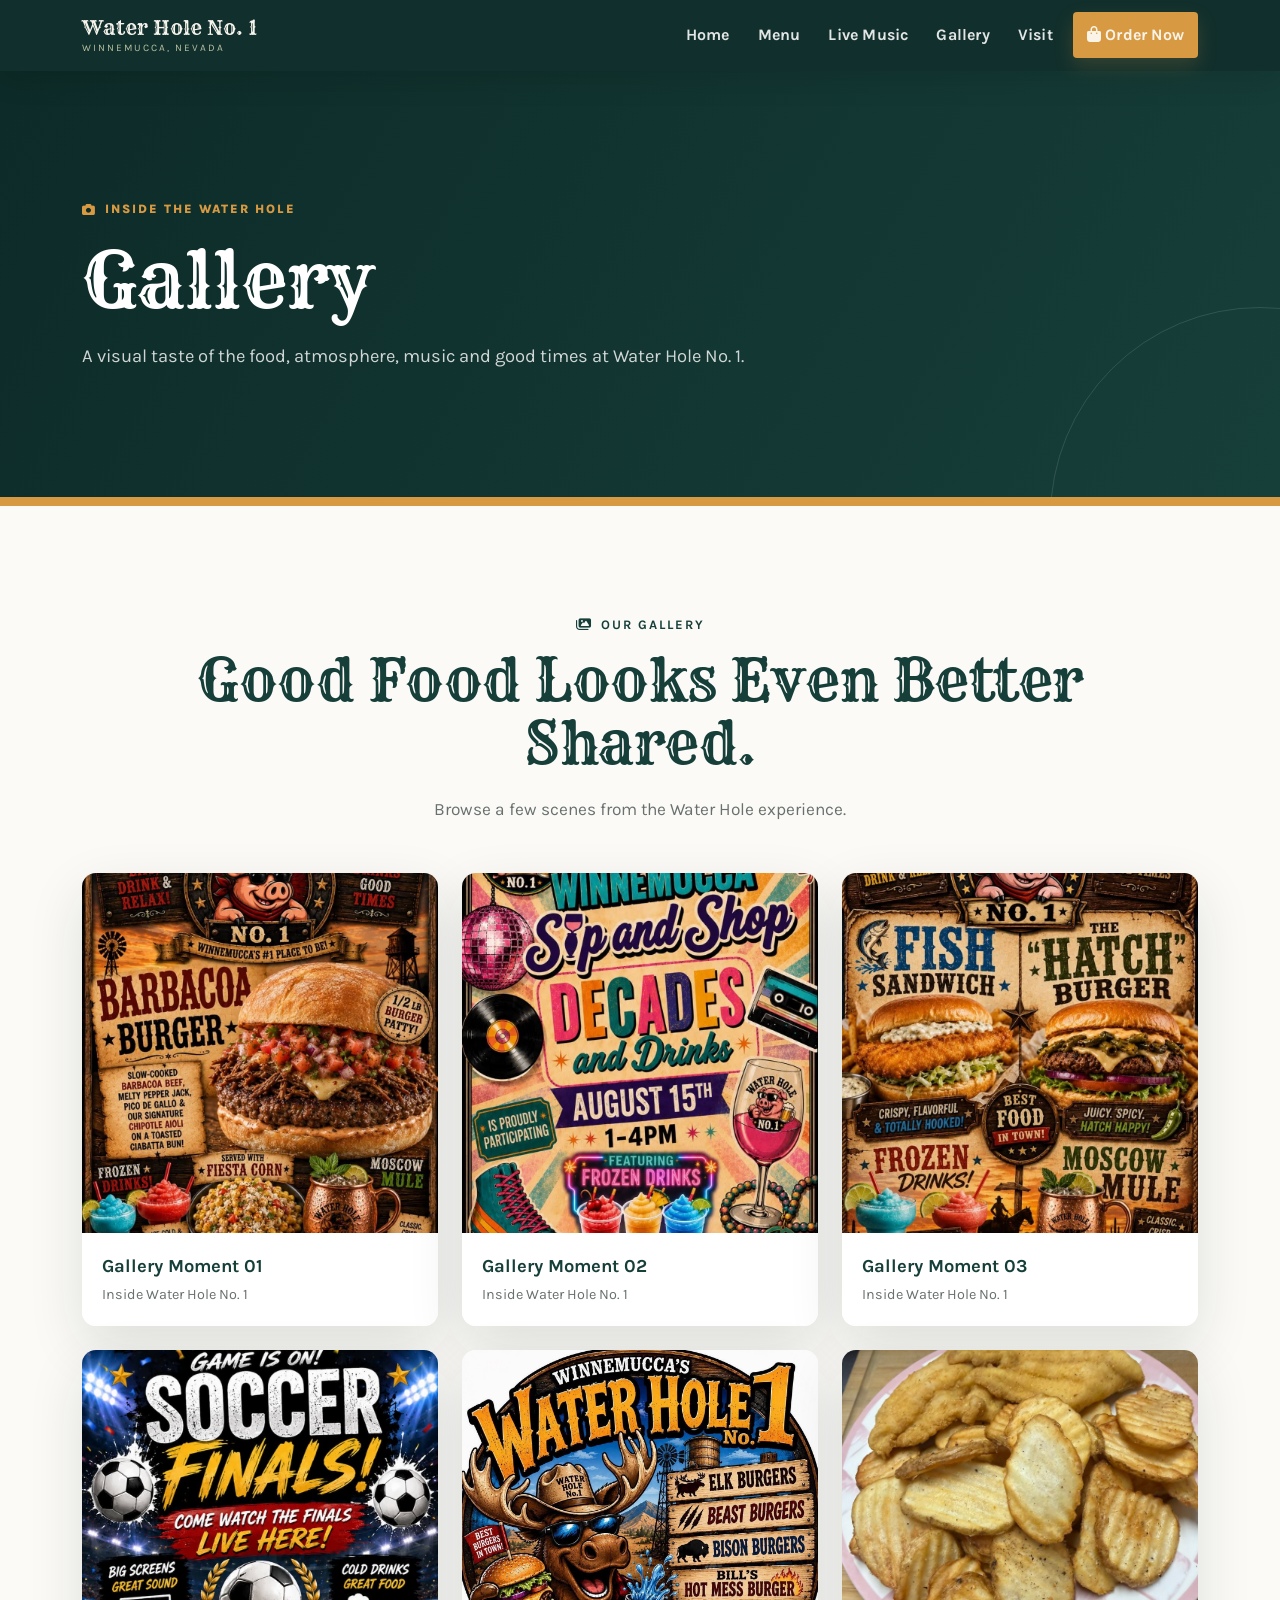
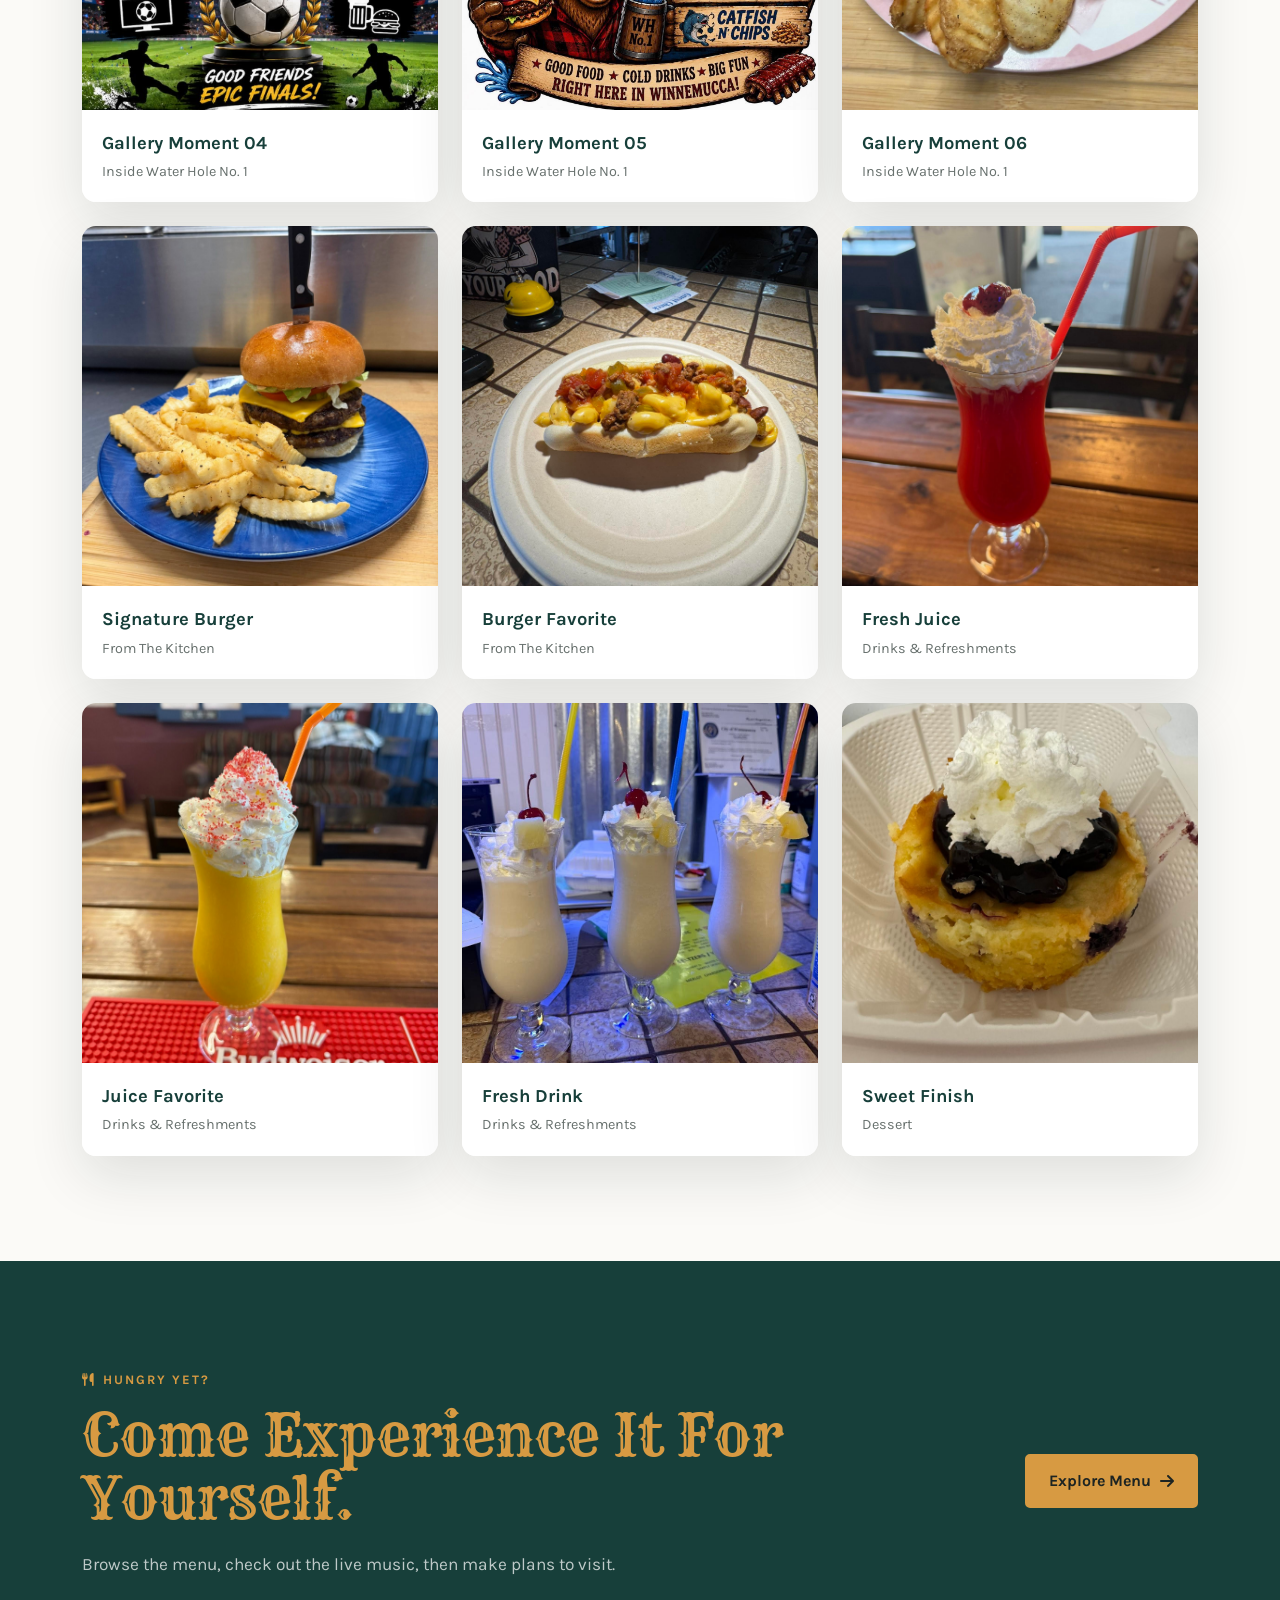
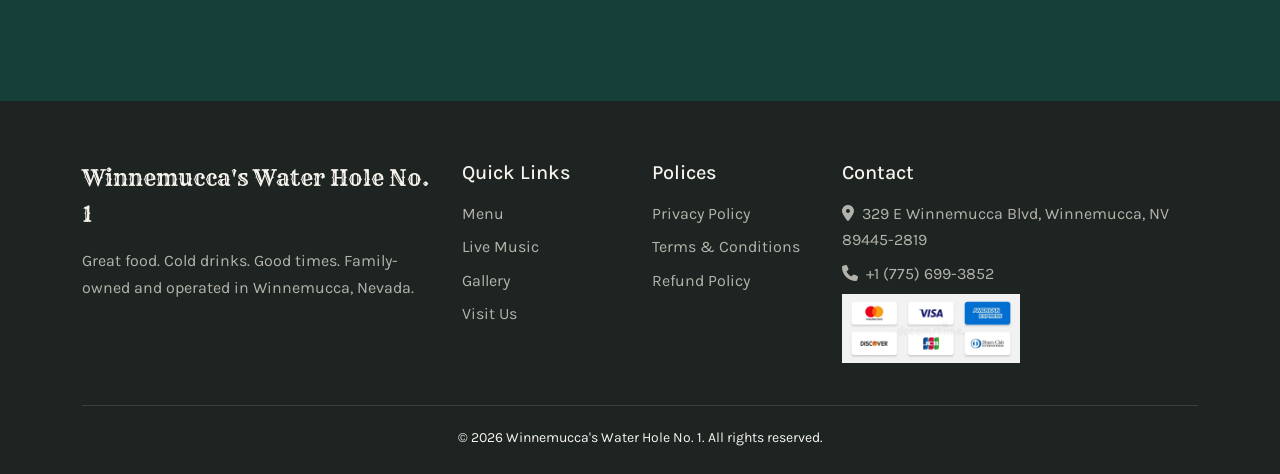
<file: gallery.html>
<!DOCTYPE html>
<html lang="en"><head>
<meta charset="utf-8"/><meta content="width=device-width, initial-scale=1.0" name="viewport"/>
<title>Gallery | Winnemucca's Water Hole No. 1</title><meta content="Winnemucca's Water Hole No. 1 — family-owned bar and grill in Winnemucca, Nevada." name="description"/>
<link href="https://fonts.googleapis.com" rel="preconnect"/><link crossorigin="" href="https://fonts.gstatic.com" rel="preconnect"/>
<link href="https://fonts.googleapis.com/css2?family=Karla:wght@400;500;600;700&amp;family=Rye&amp;display=swap" rel="stylesheet"/>
<link href="https://cdn.jsdelivr.net/npm/bootstrap@5.3.3/dist/css/bootstrap.min.css" rel="stylesheet"/>
<link href="https://cdnjs.cloudflare.com/ajax/libs/font-awesome/6.5.2/css/all.min.css" rel="stylesheet"/>
<link href="style.css" rel="stylesheet"/></head><body><nav class="navbar navbar-expand-lg site-navbar sticky-top">
<div class="container">
<a class="navbar-brand" href="/">
            Water Hole No. 1
            <small>WINNEMUCCA, NEVADA</small>
</a>
<button aria-controls="mainNav" aria-expanded="false" aria-label="Toggle navigation" class="navbar-toggler" data-bs-target="#mainNav" data-bs-toggle="collapse" type="button">
<span class="navbar-toggler-icon"></span>
</button>
<div class="collapse navbar-collapse" id="mainNav">
<ul class="navbar-nav ms-auto align-items-lg-center">
<li class="nav-item"><a class="nav-link" href="/">Home</a></li>
<li class="nav-item"><a class="nav-link" href="menu.html">Menu</a></li>
<li class="nav-item"><a class="nav-link" href="live-music.html">Live Music</a></li>
<li class="nav-item"><a class="nav-link" href="gallery.html">Gallery</a></li>
<li class="nav-item"><a class="nav-link" href="visit.html">Visit</a></li>
<li class="nav-item"><a class="nav-link nav-order" href="https://www.doordash.com/store/water-hole-no.-1-winnemucca-41514801/100347949/"><i class="fa-solid fa-bag-shopping"></i> Order Now</a></li>
</ul>
</div>
</div>
</nav><header class="page-hero page-hero-modern"><div class="container"><span class="hero-eyebrow"><i class="fa-solid fa-camera"></i> Inside The Water Hole</span><h1>Gallery</h1><p>A visual taste of the food, atmosphere, music and good times at Water Hole No. 1.</p></div></header>
<section class="section-space"><div class="container"><div class="text-center mb-5"><span class="section-kicker"><i class="fa-solid fa-images"></i> Our Gallery</span><h2 class="section-title">Good Food Looks Even Better Shared.</h2><p class="section-text mx-auto">Browse a few scenes from the Water Hole experience.</p></div><div class="row g-4"><div class="col-md-6 col-lg-4"><figure class="user-photo-card mb-0"><img alt="Gallery Moment 01" loading="lazy" src="images/g-1.jpg"/><figcaption><strong>Gallery Moment 01</strong><span>Inside Water Hole No. 1</span></figcaption></figure></div><div class="col-md-6 col-lg-4"><figure class="user-photo-card mb-0"><img alt="Gallery Moment 02" loading="lazy" src="images/g-2.jpg"/><figcaption><strong>Gallery Moment 02</strong><span>Inside Water Hole No. 1</span></figcaption></figure></div><div class="col-md-6 col-lg-4"><figure class="user-photo-card mb-0"><img alt="Gallery Moment 03" loading="lazy" src="images/g-3.jpg"/><figcaption><strong>Gallery Moment 03</strong><span>Inside Water Hole No. 1</span></figcaption></figure></div><div class="col-md-6 col-lg-4"><figure class="user-photo-card mb-0"><img alt="Gallery Moment 04" loading="lazy" src="images/g-5.jpg"/><figcaption><strong>Gallery Moment 04</strong><span>Inside Water Hole No. 1</span></figcaption></figure></div><div class="col-md-6 col-lg-4"><figure class="user-photo-card mb-0"><img alt="Gallery Moment 05" loading="lazy" src="images/g-6.jpg"/><figcaption><strong>Gallery Moment 05</strong><span>Inside Water Hole No. 1</span></figcaption></figure></div><div class="col-md-6 col-lg-4"><figure class="user-photo-card mb-0"><img alt="Gallery Moment 06" loading="lazy" src="images/g-7.jpg"/><figcaption><strong>Gallery Moment 06</strong><span>Inside Water Hole No. 1</span></figcaption></figure></div><div class="col-md-6 col-lg-4"><figure class="user-photo-card mb-0"><img alt="Signature Burger" loading="lazy" src="images/burger.jpg"/><figcaption><strong>Signature Burger</strong><span>From The Kitchen</span></figcaption></figure></div><div class="col-md-6 col-lg-4"><figure class="user-photo-card mb-0"><img alt="Burger Favorite" loading="lazy" src="images/burger-2.jpg"/><figcaption><strong>Burger Favorite</strong><span>From The Kitchen</span></figcaption></figure></div><div class="col-md-6 col-lg-4"><figure class="user-photo-card mb-0"><img alt="Fresh Juice" loading="lazy" src="images/juice.jpg"/><figcaption><strong>Fresh Juice</strong><span>Drinks &amp; Refreshments</span></figcaption></figure></div><div class="col-md-6 col-lg-4"><figure class="user-photo-card mb-0"><img alt="Juice Favorite" loading="lazy" src="images/juice-2.jpg"/><figcaption><strong>Juice Favorite</strong><span>Drinks &amp; Refreshments</span></figcaption></figure></div><div class="col-md-6 col-lg-4"><figure class="user-photo-card mb-0"><img alt="Fresh Drink" loading="lazy" src="images/juice-3.jpg"/><figcaption><strong>Fresh Drink</strong><span>Drinks &amp; Refreshments</span></figcaption></figure></div><div class="col-md-6 col-lg-4"><figure class="user-photo-card mb-0"><img alt="Sweet Finish" loading="lazy" src="images/cake.jpg"/><figcaption><strong>Sweet Finish</strong><span>Dessert</span></figcaption></figure></div></div></div></section>
<section class="section-space dark-band"><div class="container"><div class="row align-items-center g-4"><div class="col-lg-8"><span class="section-kicker light"><i class="fa-solid fa-utensils"></i> Hungry Yet?</span><h2 class="section-title light">Come Experience It For Yourself.</h2><p class="section-text light-text">Browse the menu, check out the live music, then make plans to visit.</p></div><div class="col-lg-4 text-lg-end"><a class="btn-sun" href="menu.html">Explore Menu <i class="fa-solid fa-arrow-right"></i></a></div></div></div></section><footer class="site-footer">
<div class="container">
<div class="row g-4">
<div class="col-lg-4">
<div class="brand">Winnemucca's Water Hole No. 1</div>
<p class="mt-3 mb-0">Great food. Cold drinks. Good times. Family-owned and operated in Winnemucca, Nevada.</p>
</div>
<div class="col-sm-6 col-lg-2">
<h5>Quick Links</h5>
<ul class="footer-links mt-3">
<li><a href="menu.html">Menu</a></li>
<li><a href="live-music.html">Live Music</a></li>
<li><a href="gallery.html">Gallery</a></li>
<li><a href="visit.html">Visit Us</a></li>

</div>
<div class="col-sm-6 col-lg-2">
<h5>Polices</h5>
<ul class="footer-links mt-3">
<li><a href="/privacy/">Privacy Policy</a></li><li><a href="/terms/">Terms &amp; Conditions</a></li><li><a href="/refund/">Refund Policy</a></li></ul>
</div>
<div class="col-sm-6 col-lg-4">
<h5>Contact</h5>
<ul class="footer-links mt-3">
<li><i class="fa-solid fa-location-dot me-2"></i>329 E Winnemucca Blvd, Winnemucca, NV 89445-2819</li>
<li><a href="tel:+17756993852"><i class="fa-solid fa-phone me-2"></i>+1 (775) 699-3852</a></li>
<li><a class="mt-3"><img src="./images/delhi-india-february-popular-credit-card-companies-logos-including-mastercard-visa-american-express-more-211749084.webp" alt="" class="img-fluid w-50"></a></li>
</ul>
</div>
</div>
<div class="footer-bottom text-center">
            © 2026 Winnemucca's Water Hole No. 1. All rights reserved.
        </div>
</div>
</footer><script src="https://cdn.jsdelivr.net/npm/bootstrap@5.3.3/dist/js/bootstrap.bundle.min.js"></script><script src="script.js"></script></body></html>
</file>
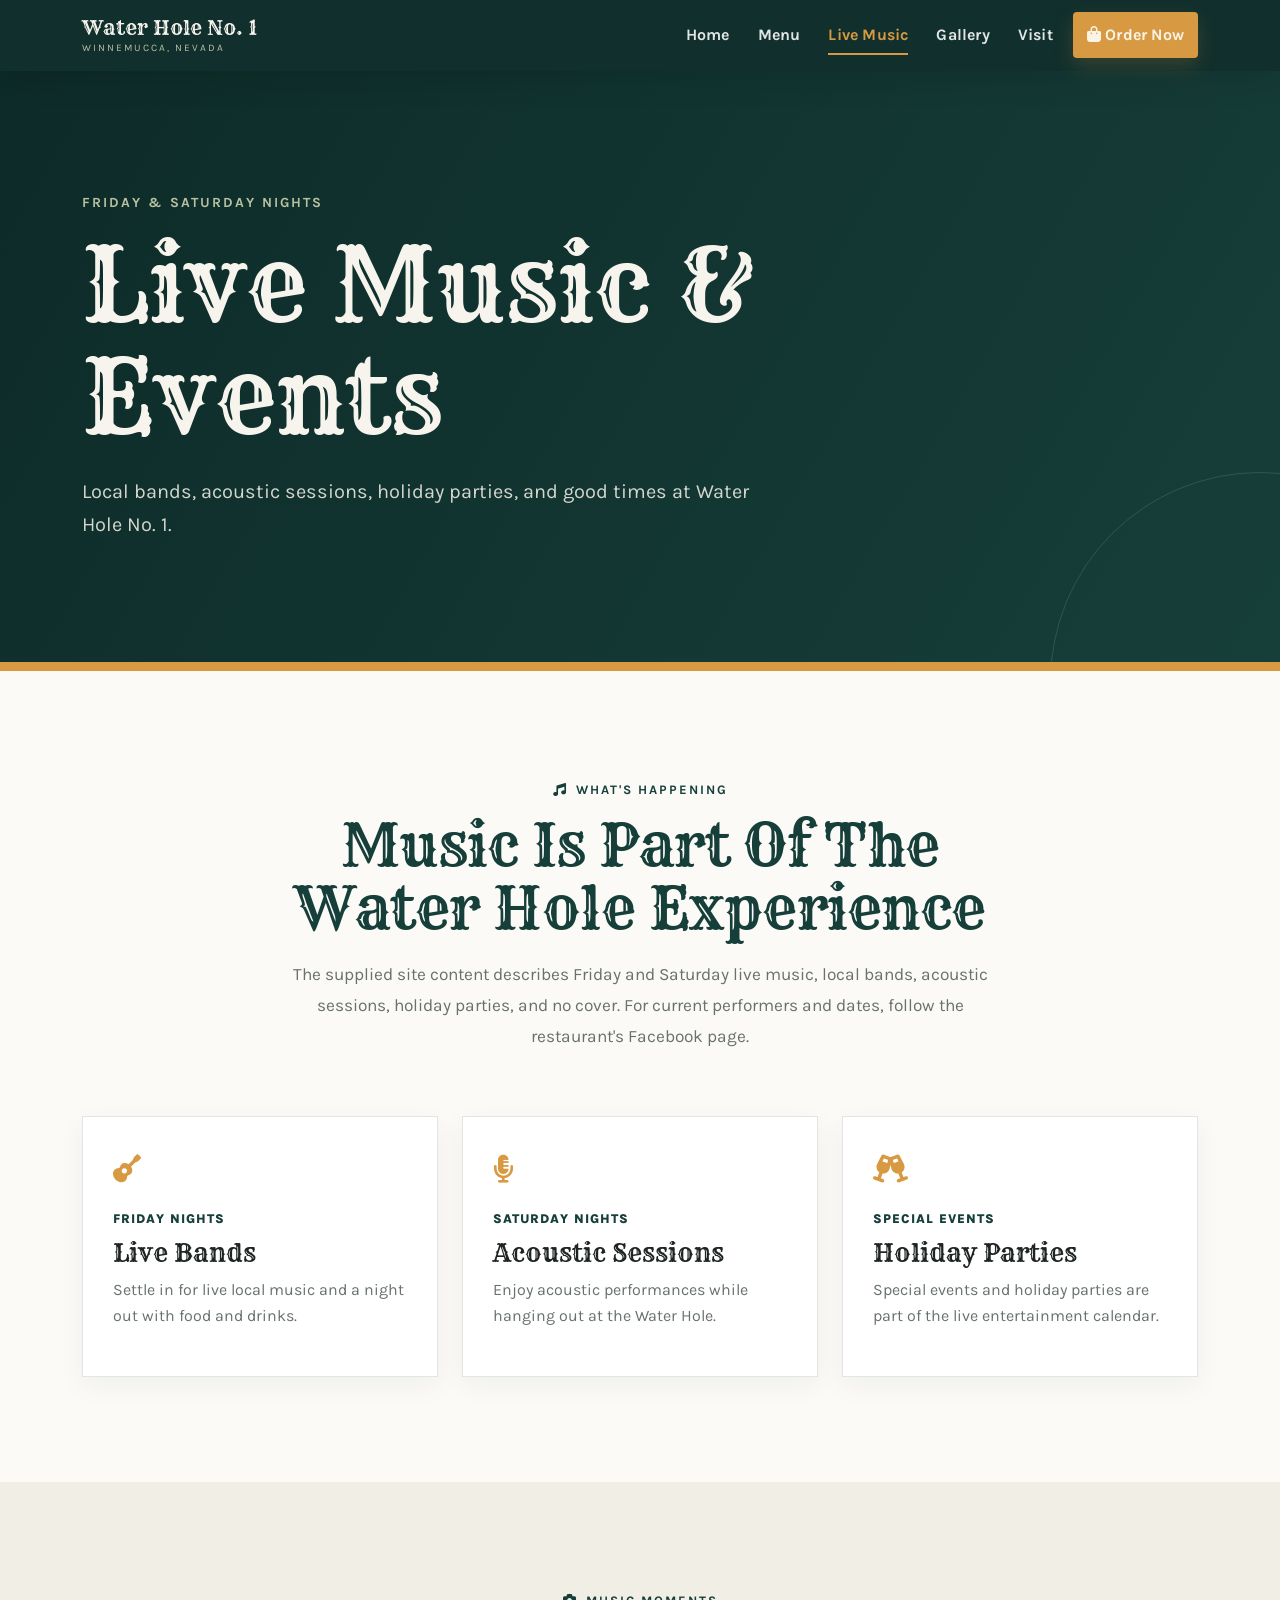
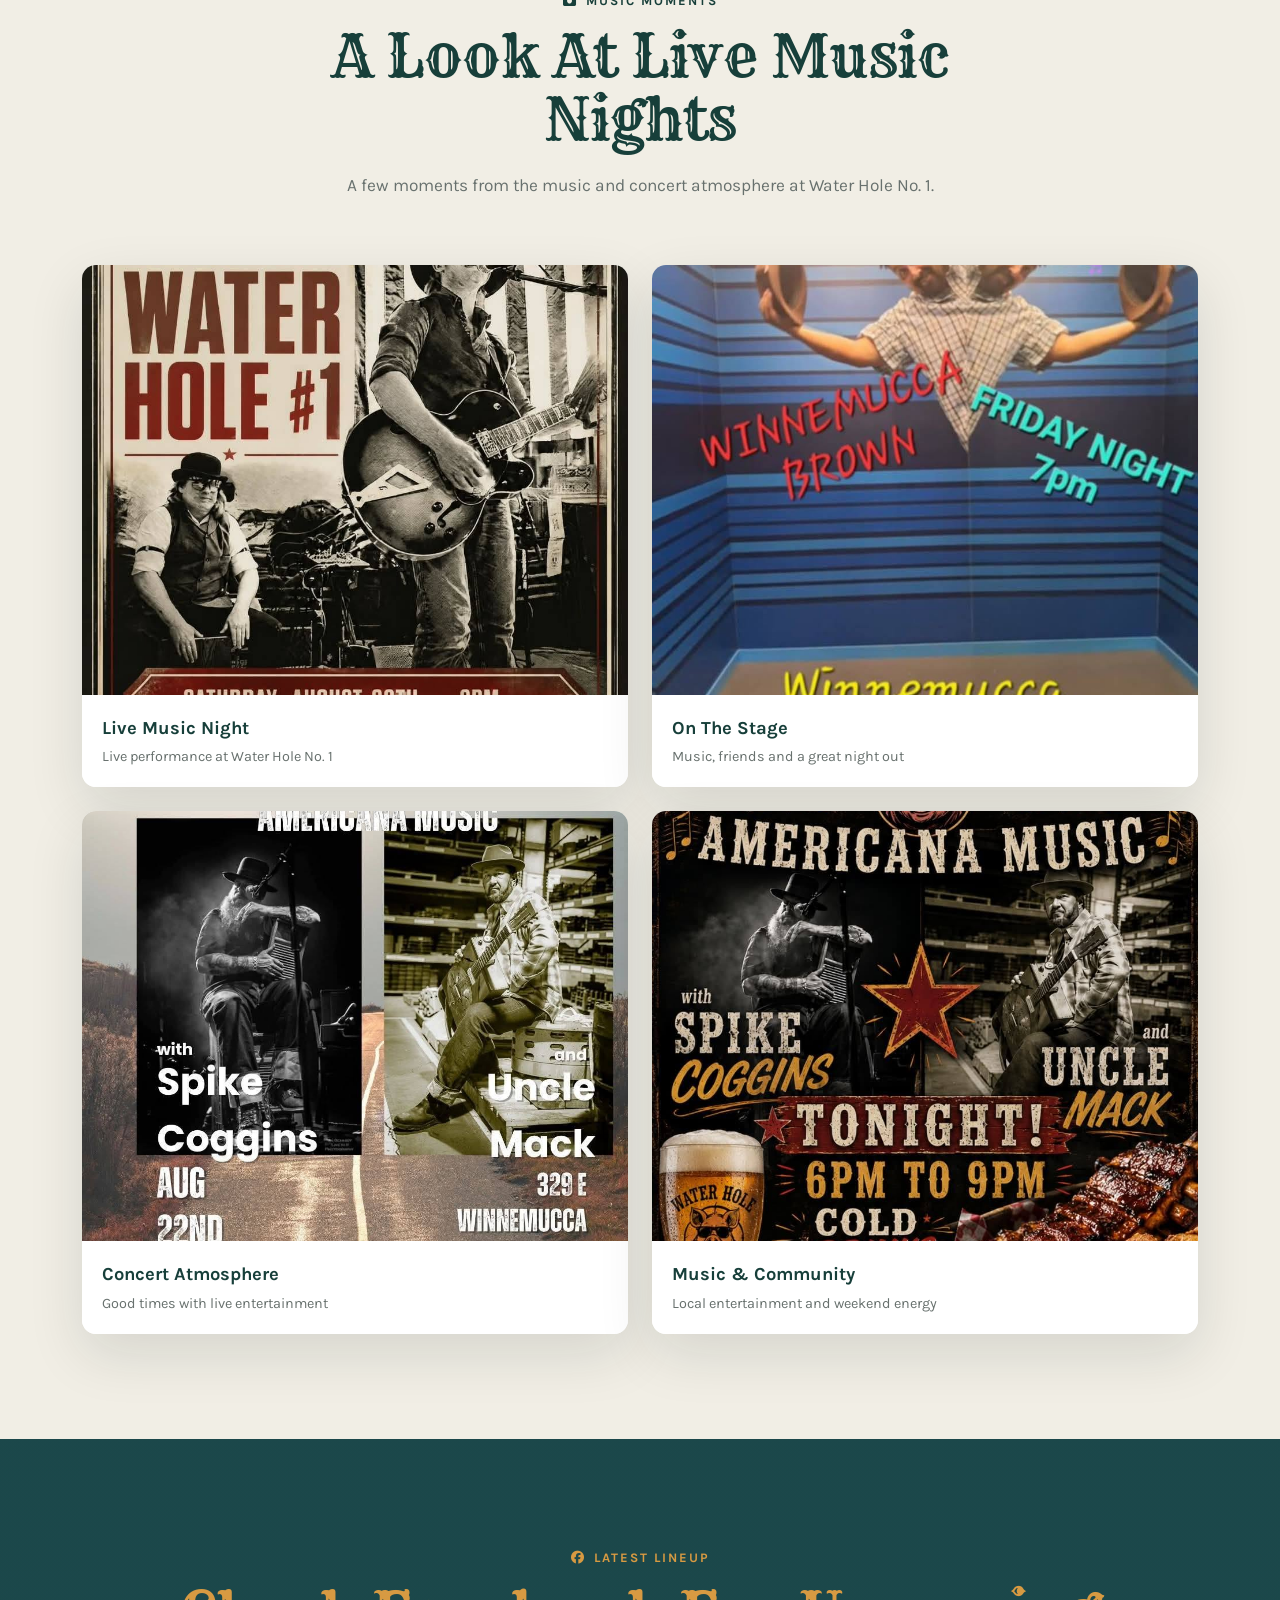
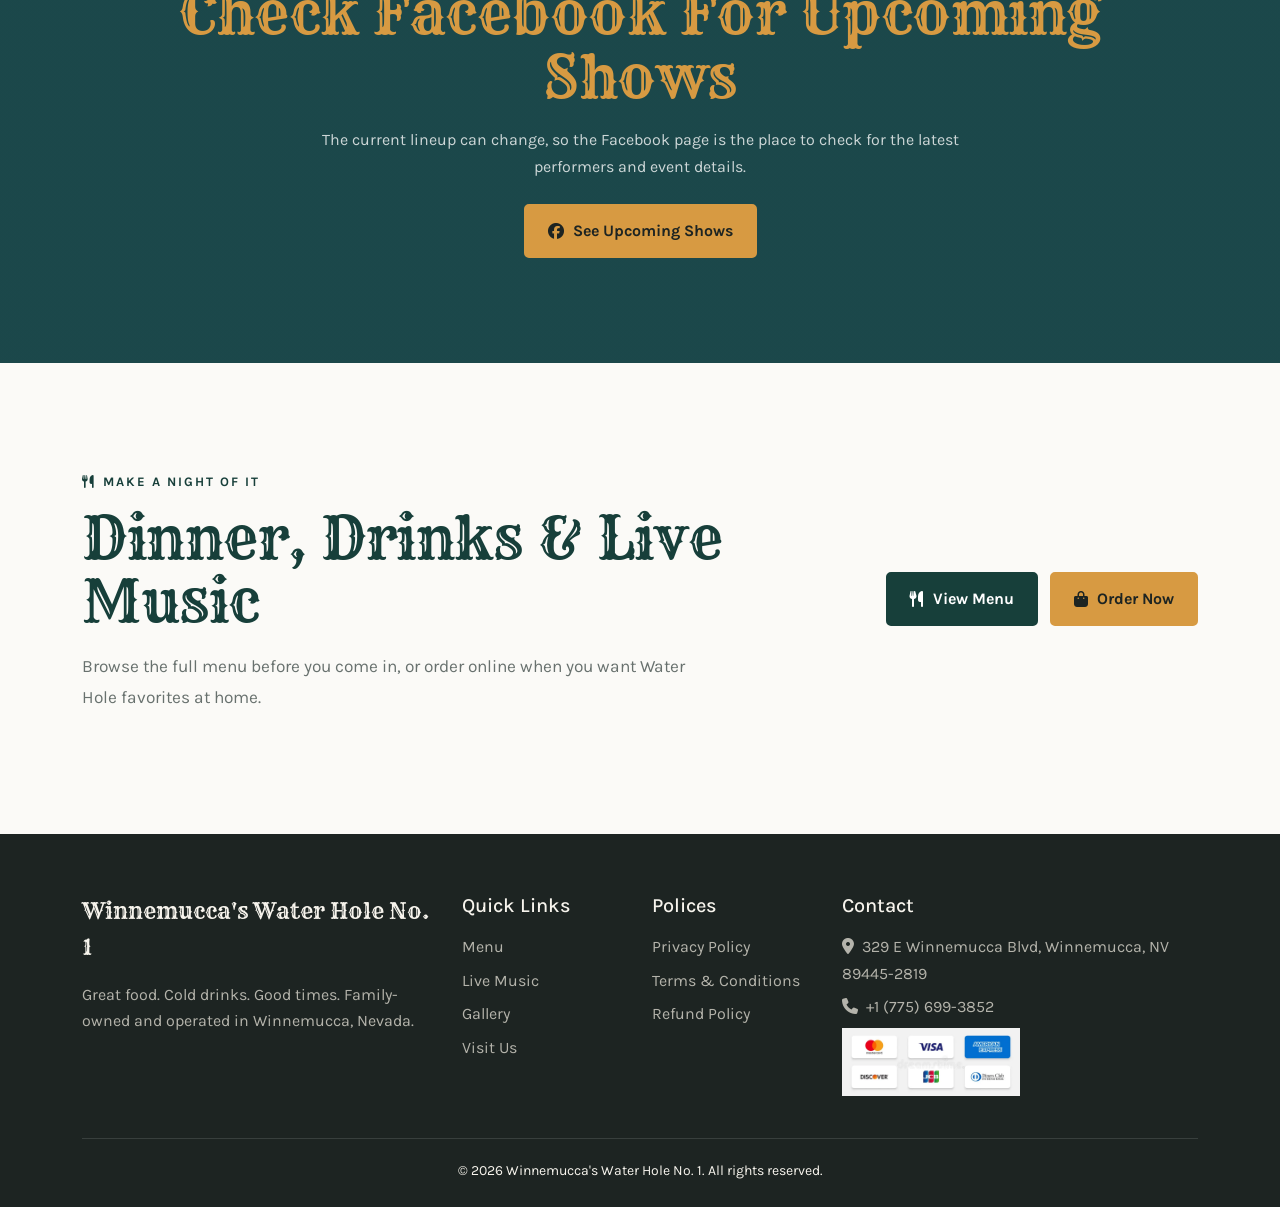
<file: live-music.html>
<!DOCTYPE html>

<html lang="en">
<head>
<meta charset="utf-8"/>
<meta content="width=device-width, initial-scale=1.0" name="viewport"/>
<title>Live Music | Winnemucca's Water Hole No. 1</title>
<meta content="Winnemucca's Water Hole No. 1 — family-owned bar and grill in Winnemucca, Nevada." name="description"/>
<link href="https://fonts.googleapis.com" rel="preconnect"/>
<link crossorigin="" href="https://fonts.gstatic.com" rel="preconnect"/>
<link href="https://fonts.googleapis.com/css2?family=Karla:wght@400;600;700&amp;family=Rye&amp;display=swap" rel="stylesheet"/>
<link href="https://cdn.jsdelivr.net/npm/bootstrap@5.3.3/dist/css/bootstrap.min.css" rel="stylesheet"/>
<link href="https://cdnjs.cloudflare.com/ajax/libs/font-awesome/6.5.2/css/all.min.css" rel="stylesheet"/>
<link href="style.css" rel="stylesheet"/>
</head>
<body>
<nav class="navbar navbar-expand-lg site-navbar sticky-top">
<div class="container">
<a class="navbar-brand" href="/">
            Water Hole No. 1
            <small>WINNEMUCCA, NEVADA</small>
</a>
<button aria-controls="mainNav" aria-expanded="false" aria-label="Toggle navigation" class="navbar-toggler" data-bs-target="#mainNav" data-bs-toggle="collapse" type="button">
<span class="navbar-toggler-icon"></span>
</button>
<div class="collapse navbar-collapse" id="mainNav">
<ul class="navbar-nav ms-auto align-items-lg-center">
<li class="nav-item"><a class="nav-link" href="/">Home</a></li>
<li class="nav-item"><a class="nav-link" href="menu.html">Menu</a></li>
<li class="nav-item"><a class="nav-link active" href="live-music.html">Live Music</a></li>
<li class="nav-item"><a class="nav-link" href="gallery.html">Gallery</a></li>
<li class="nav-item"><a class="nav-link" href="visit.html">Visit</a></li>
<li class="nav-item">
<a class="nav-link nav-order" href="https://www.doordash.com/store/water-hole-no.-1-winnemucca-41514801/100347949/">
<i class="fa-solid fa-bag-shopping"></i> Order Now
                    </a>
</li>
</ul>
</div>
</div>
</nav>
<header class="page-hero">
<div class="container">
<div class="hero-kicker">Friday &amp; Saturday Nights</div>
<h1>Live Music &amp; Events</h1>
<p>Local bands, acoustic sessions, holiday parties, and good times at Water Hole No. 1.</p>
</div>
</header>
<section class="section-space">
<div class="container">
<div class="row justify-content-center text-center mb-5">
<div class="col-lg-8">
<span class="section-kicker"><i class="fa-solid fa-music"></i> What's Happening</span>
<h2 class="section-title">Music Is Part Of The Water Hole Experience</h2>
<p class="section-text mx-auto">The supplied site content describes Friday and Saturday live music, local bands, acoustic sessions, holiday parties, and no cover. For current performers and dates, follow the restaurant's Facebook page.</p>
</div>
</div>
<div class="row g-4">
<div class="col-md-4">
<div class="event-card">
<div class="event-icon"><i class="fa-solid fa-guitar"></i></div>
<div class="event-date">Friday Nights</div>
<h3>Live Bands</h3>
<p>Settle in for live local music and a night out with food and drinks.</p>
</div>
</div>
<div class="col-md-4">
<div class="event-card">
<div class="event-icon"><i class="fa-solid fa-microphone-lines"></i></div>
<div class="event-date">Saturday Nights</div>
<h3>Acoustic Sessions</h3>
<p>Enjoy acoustic performances while hanging out at the Water Hole.</p>
</div>
</div>
<div class="col-md-4">
<div class="event-card">
<div class="event-icon"><i class="fa-solid fa-champagne-glasses"></i></div>
<div class="event-date">Special Events</div>
<h3>Holiday Parties</h3>
<p>Special events and holiday parties are part of the live entertainment calendar.</p>
</div>
</div>
</div>
</div>
</section>
<section class="section-space soft-section">
<div class="container">
<div class="row justify-content-center text-center mb-5">
<div class="col-lg-8">
<span class="section-kicker"><i class="fa-solid fa-camera"></i> Music Moments</span>
<h2 class="section-title">A Look At Live Music Nights</h2>
<p class="section-text mx-auto">A few moments from the music and concert atmosphere at Water Hole No. 1.</p>
</div>
</div>
<div class="row g-4 music-photo-grid"><div class="col-md-6"><figure class="user-photo-card music-photo-grid mb-0"><img alt="Live Music Night" loading="lazy" src="images/m-1.jpg"/><figcaption><strong>Live Music Night</strong><span>Live performance at Water Hole No. 1</span></figcaption></figure></div><div class="col-md-6"><figure class="user-photo-card music-photo-grid mb-0"><img alt="On The Stage" loading="lazy" src="images/m-2.jpg"/><figcaption><strong>On The Stage</strong><span>Music, friends and a great night out</span></figcaption></figure></div><div class="col-md-6"><figure class="user-photo-card music-photo-grid mb-0"><img alt="Concert Atmosphere" loading="lazy" src="images/m-3.jpg"/><figcaption><strong>Concert Atmosphere</strong><span>Good times with live entertainment</span></figcaption></figure></div><div class="col-md-6"><figure class="user-photo-card music-photo-grid mb-0"><img alt="Music &amp; Community" loading="lazy" src="images/m-4.jpg"/><figcaption><strong>Music &amp; Community</strong><span>Local entertainment and weekend energy</span></figcaption></figure></div></div>
</div>
</section>
<section class="section-space music-cta">
<div class="container text-center text-white">
<span class="section-kicker light"><i class="fa-brands fa-facebook"></i> Latest Lineup</span>
<h2 class="section-title light">Check Facebook For Upcoming Shows</h2>
<p class="mx-auto mb-4" style="max-width:680px;color:rgba(255,255,255,.78);">The current lineup can change, so the Facebook page is the place to check for the latest performers and event details.</p>
<a class="btn-sun" href="https://www.facebook.com/p/Winnemuccas-Water-Hole-No-1-100089243272589/"><i class="fa-brands fa-facebook"></i> See Upcoming Shows</a>
</div>
</section>
<section class="section-space">
<div class="container">
<div class="row align-items-center g-4">
<div class="col-lg-7">
<span class="section-kicker"><i class="fa-solid fa-utensils"></i> Make A Night Of It</span>
<h2 class="section-title">Dinner, Drinks &amp; Live Music</h2>
<p class="section-text">Browse the full menu before you come in, or order online when you want Water Hole favorites at home.</p>
</div>
<div class="col-lg-5 text-lg-end">
<a class="btn-water me-sm-2 mb-2 mb-sm-0" href="menu.html"><i class="fa-solid fa-utensils"></i> View Menu</a>
<a class="btn-sun" href="https://www.doordash.com/store/water-hole-no.-1-winnemucca-41514801/100347949/"><i class="fa-solid fa-bag-shopping"></i> Order Now</a>
</div>
</div>
</div>
</section>
<footer class="site-footer">
<div class="container">
<div class="row g-4">
<div class="col-lg-4">
<div class="brand">Winnemucca's Water Hole No. 1</div>
<p class="mt-3 mb-0">Great food. Cold drinks. Good times. Family-owned and operated in Winnemucca, Nevada.</p>
</div>
<div class="col-sm-6 col-lg-2">
<h5>Quick Links</h5>
<ul class="footer-links mt-3">
<li><a href="menu.html">Menu</a></li>
<li><a href="live-music.html">Live Music</a></li>
<li><a href="gallery.html">Gallery</a></li>
<li><a href="visit.html">Visit Us</a></li>

</div>
<div class="col-sm-6 col-lg-2">
<h5>Polices</h5>
<ul class="footer-links mt-3">
<li><a href="/privacy/">Privacy Policy</a></li><li><a href="/terms/">Terms &amp; Conditions</a></li><li><a href="/refund/">Refund Policy</a></li></ul>
</div>
<div class="col-sm-6 col-lg-4">
<h5>Contact</h5>
<ul class="footer-links mt-3">
<li><i class="fa-solid fa-location-dot me-2"></i>329 E Winnemucca Blvd, Winnemucca, NV 89445-2819</li>
<li><a href="tel:+17756993852"><i class="fa-solid fa-phone me-2"></i>+1 (775) 699-3852</a></li>
<li><a class="mt-3"><img src="./images/delhi-india-february-popular-credit-card-companies-logos-including-mastercard-visa-american-express-more-211749084.webp" alt="" class="img-fluid w-50"></a></li>
</ul>
</div>
</div>
<div class="footer-bottom text-center">
            © 2026 Winnemucca's Water Hole No. 1. All rights reserved.
        </div>
</div>
</footer>
<script src="https://cdn.jsdelivr.net/npm/bootstrap@5.3.3/dist/js/bootstrap.bundle.min.js"></script>
<script src="script.js"></script>
</body>
</html>
</file>
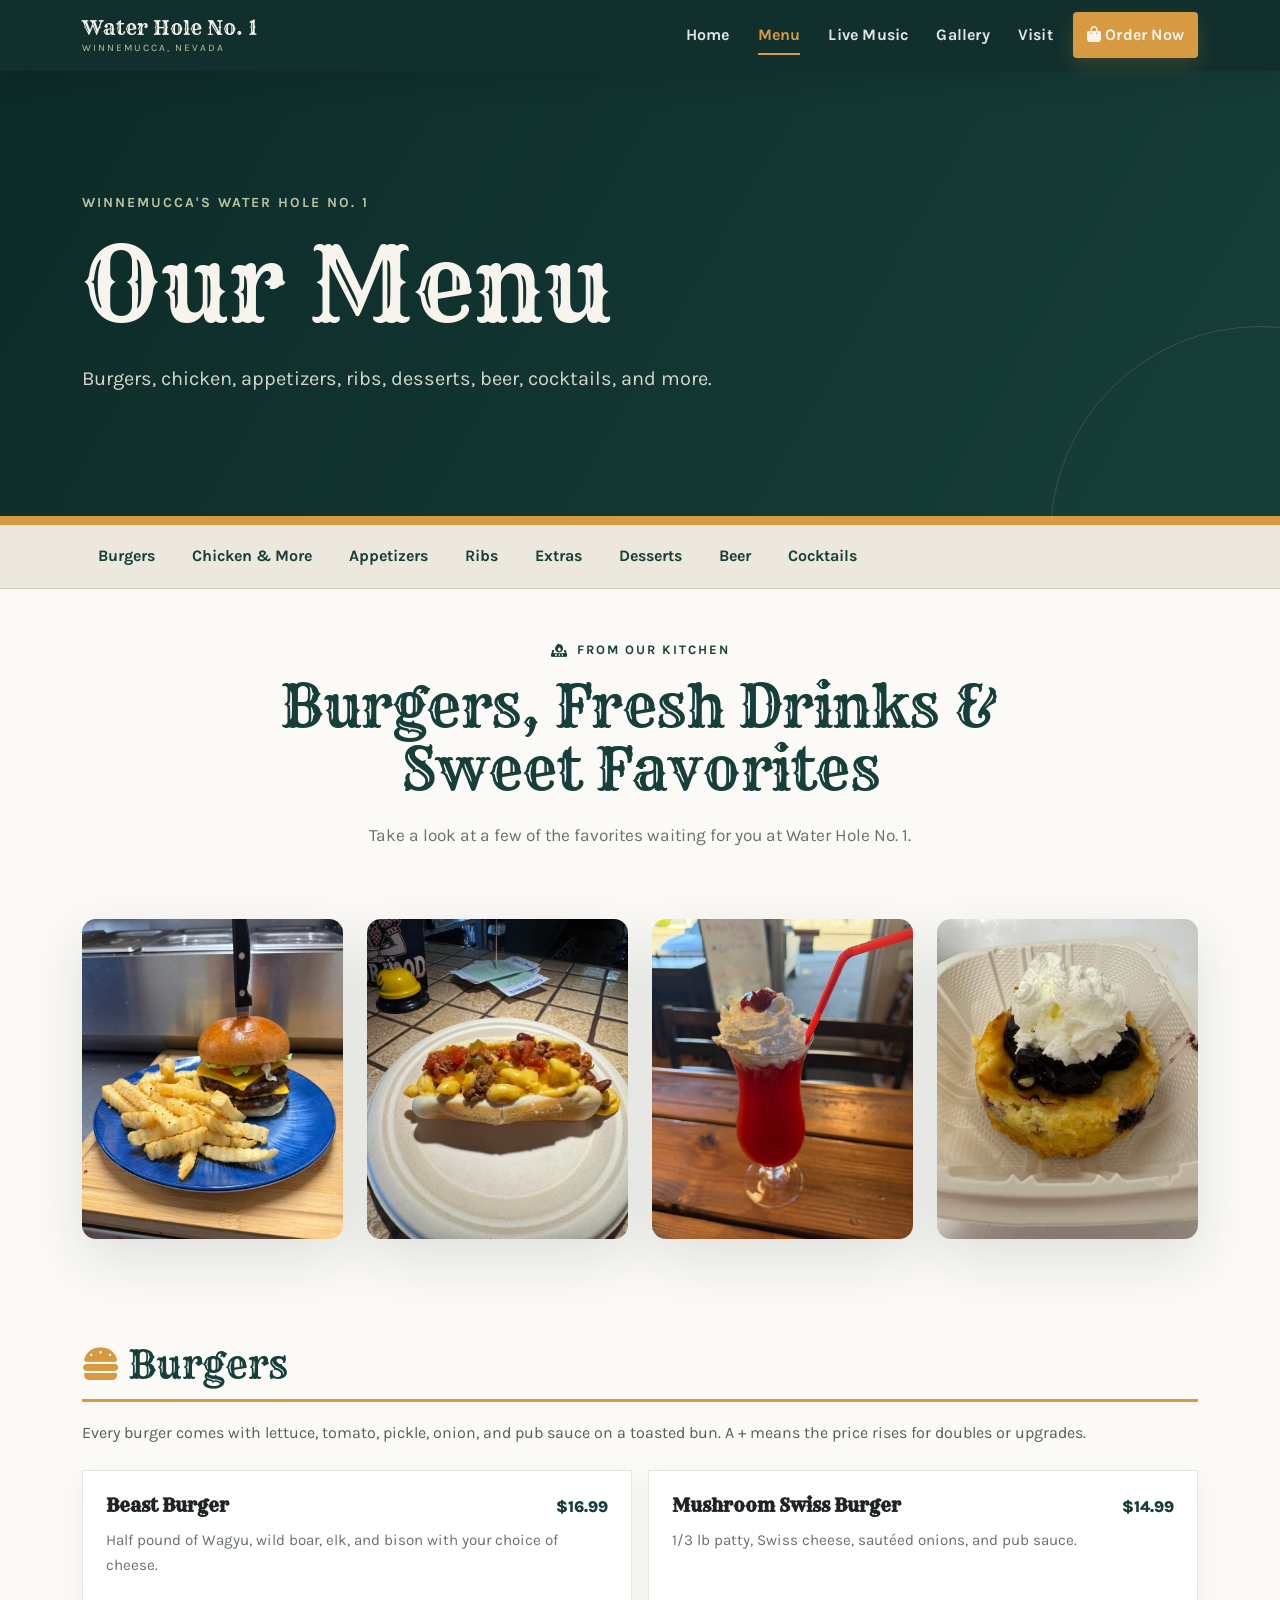
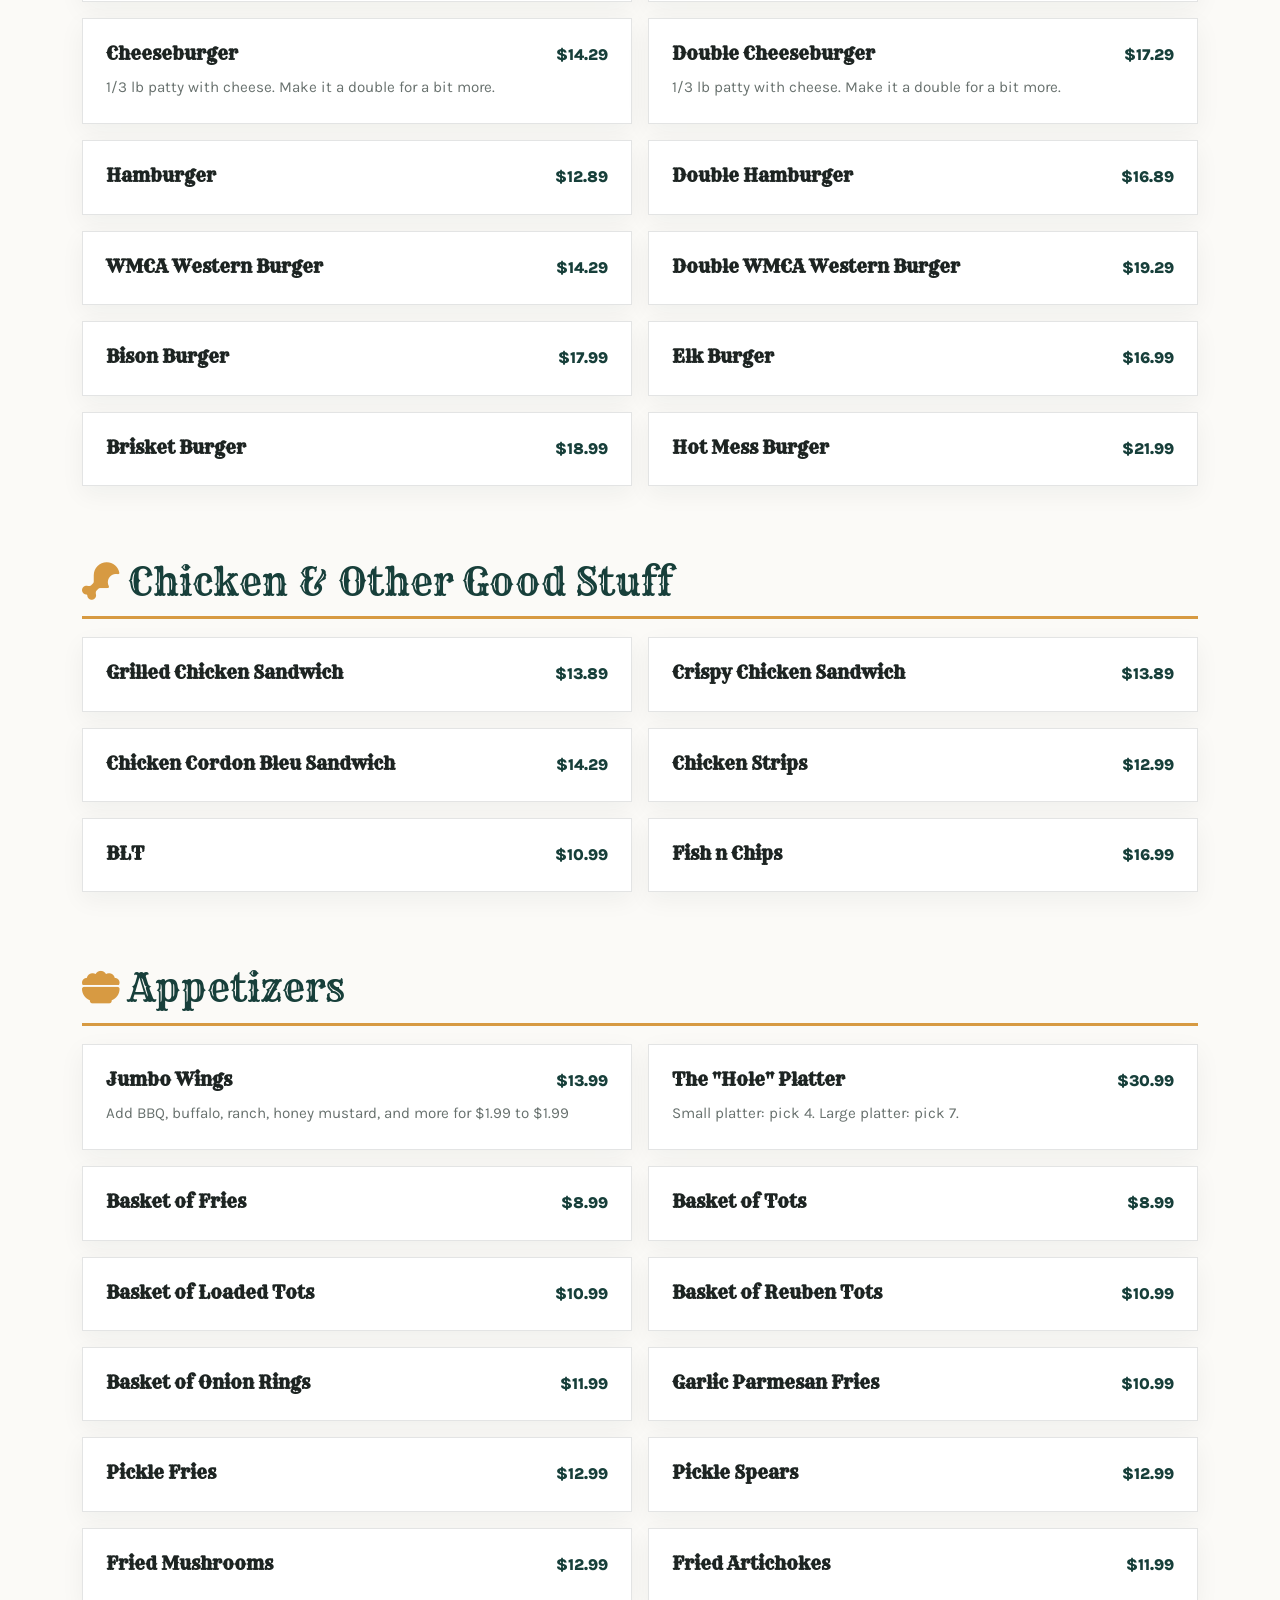
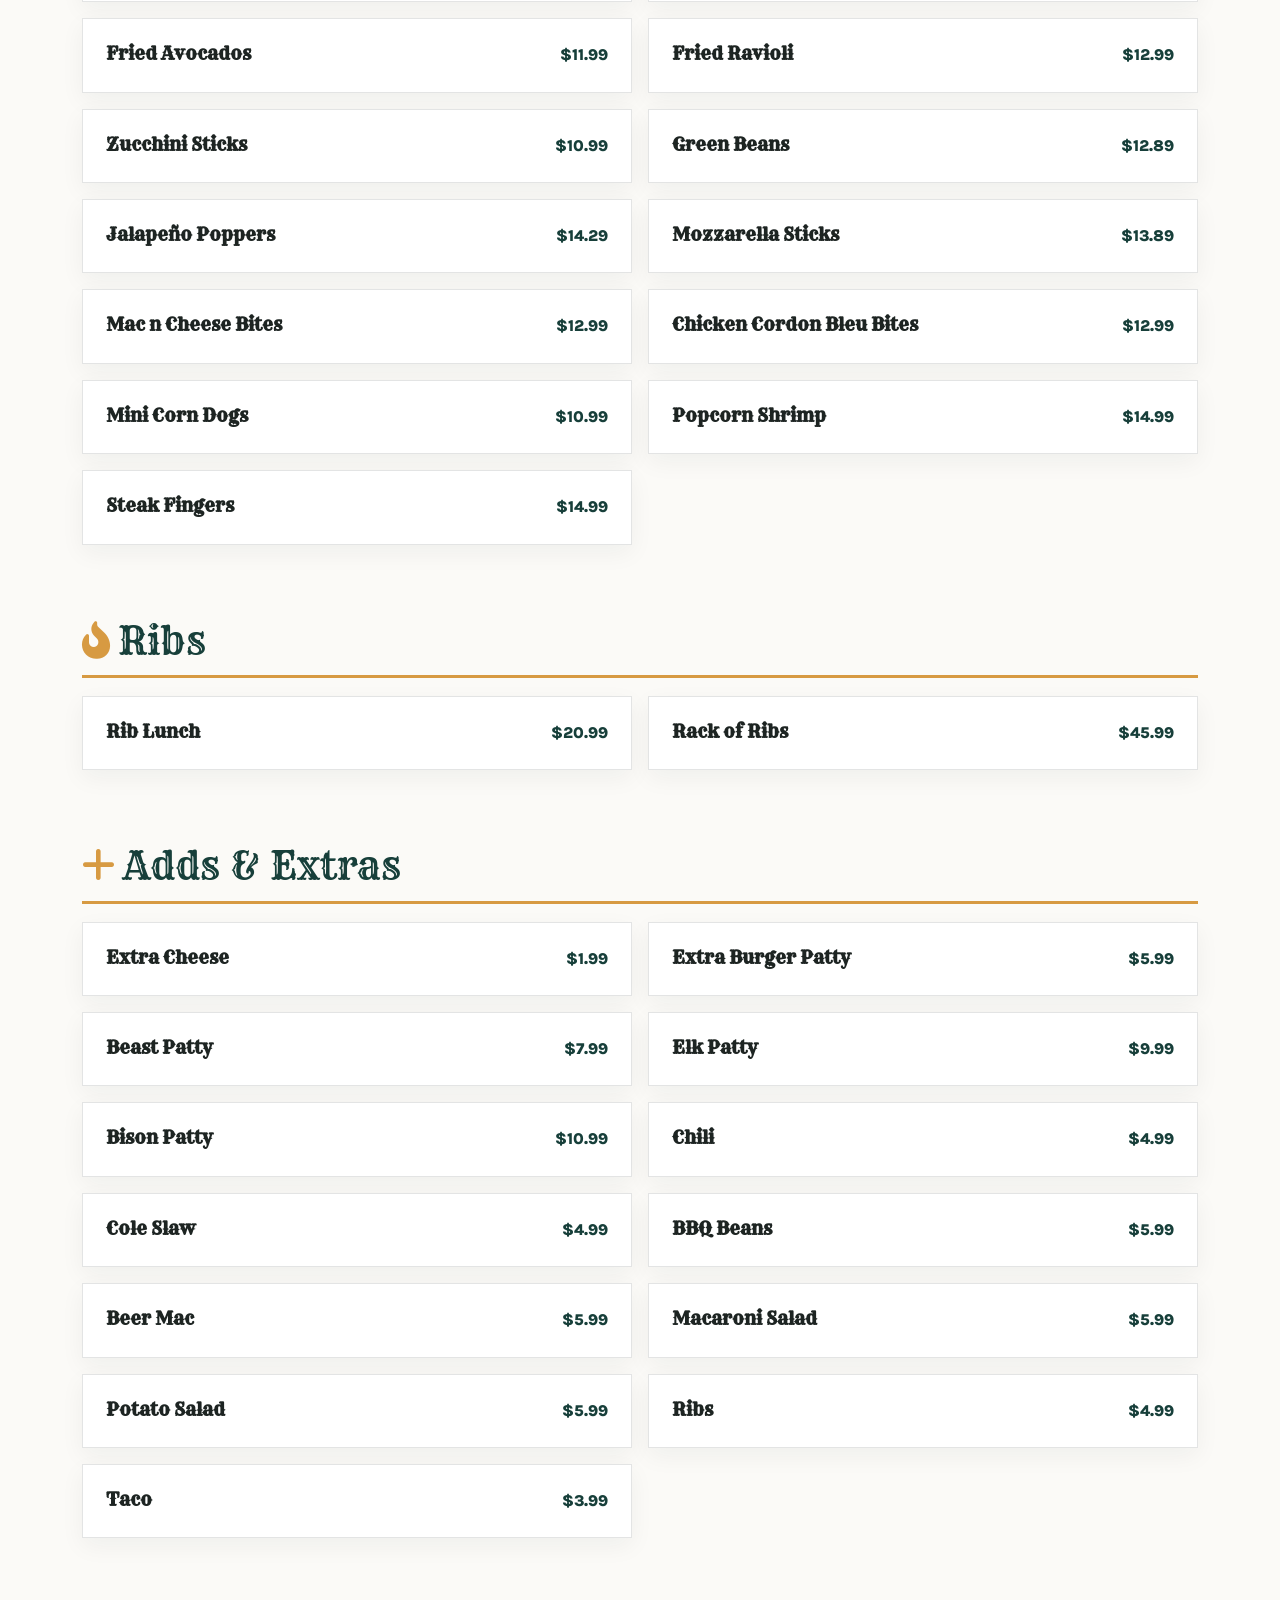
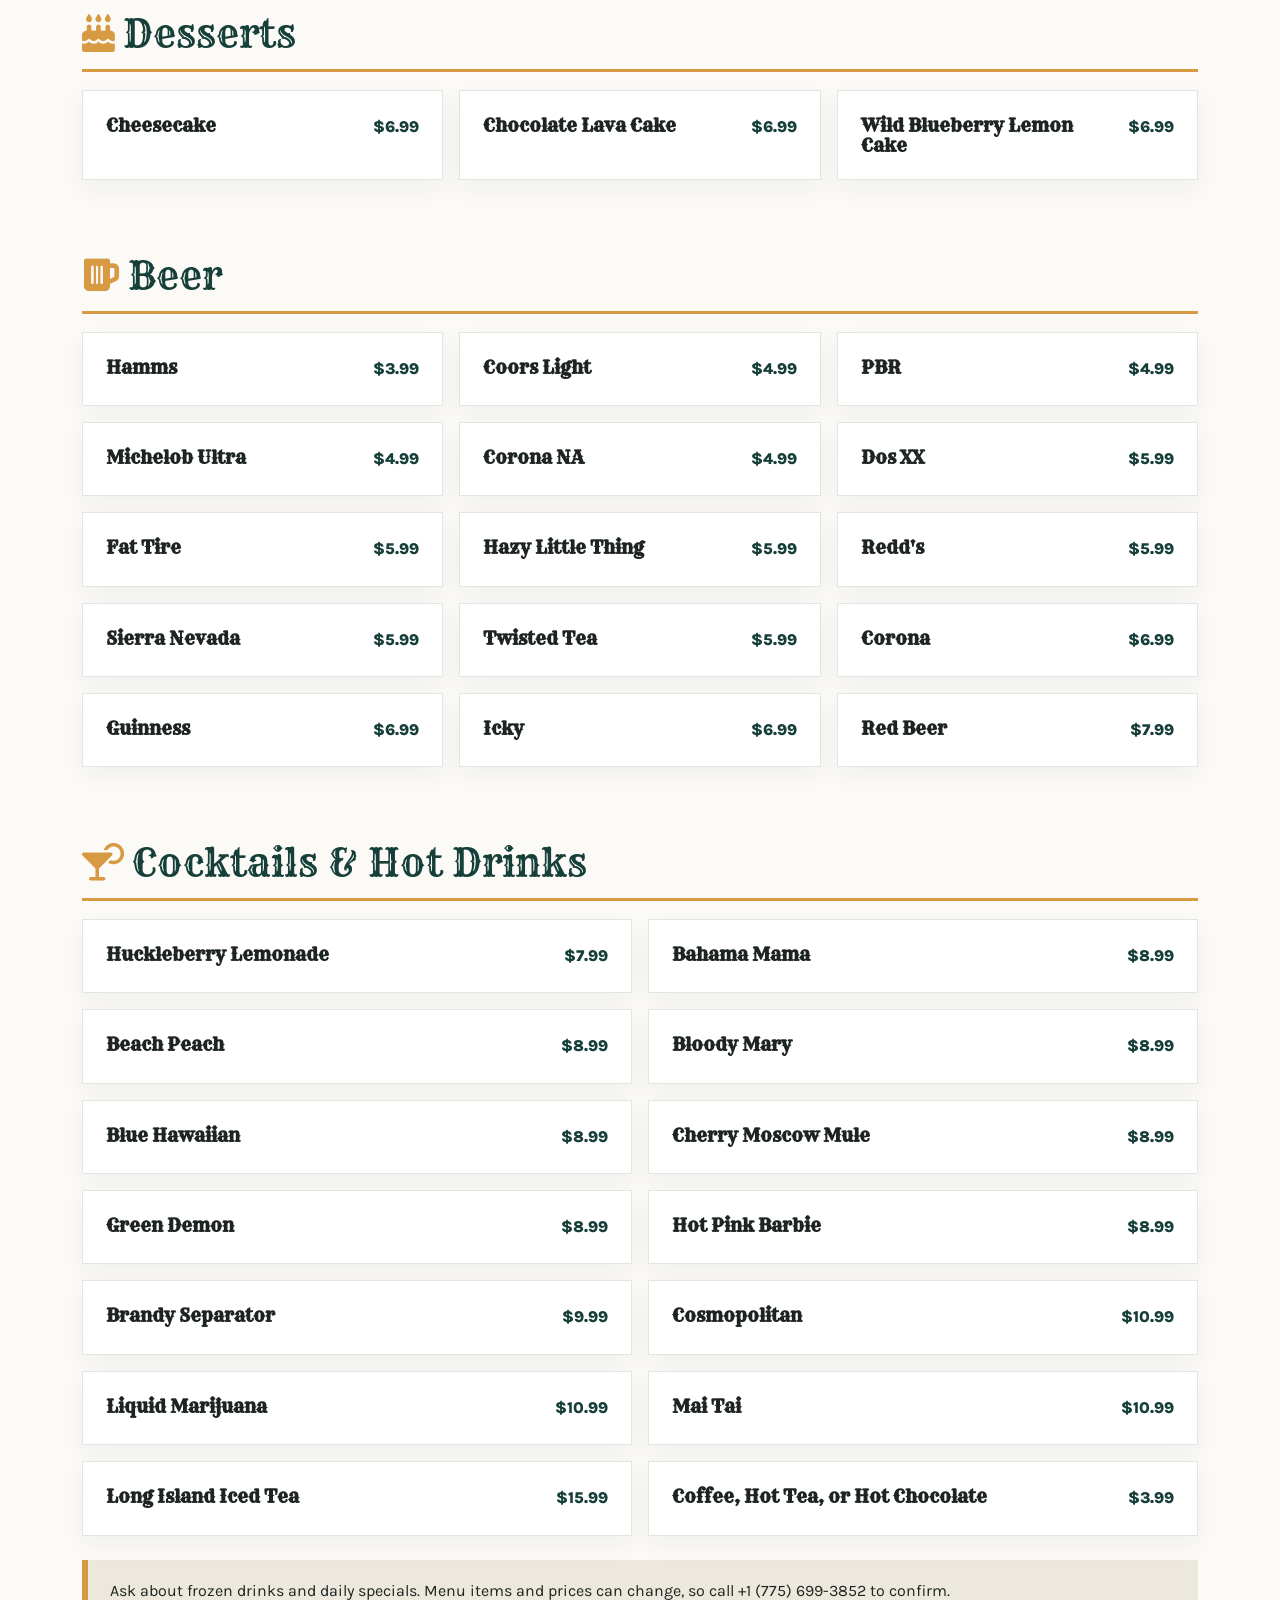
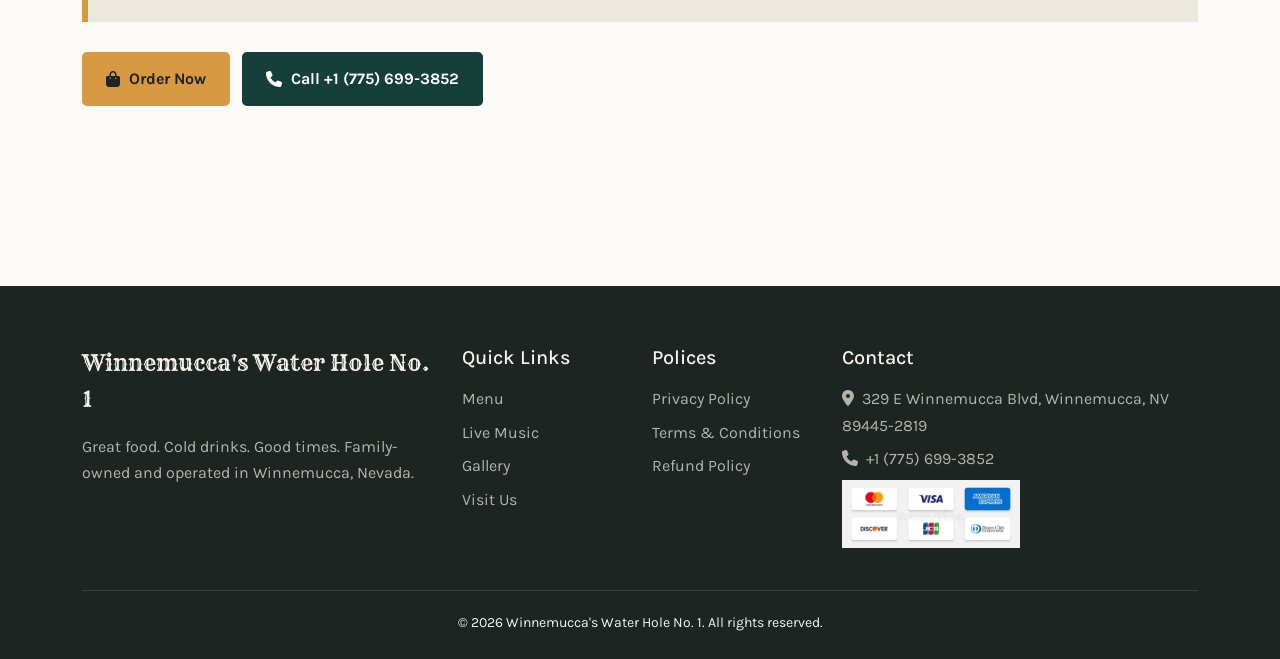
<file: menu.html>
<!DOCTYPE html>

<html lang="en">
<head>
<meta charset="utf-8"/>
<meta content="width=device-width, initial-scale=1.0" name="viewport"/>
<title>Menu | Winnemucca's Water Hole No. 1</title>
<meta content="Winnemucca's Water Hole No. 1 — family-owned bar and grill in Winnemucca, Nevada." name="description"/>
<link href="https://fonts.googleapis.com" rel="preconnect"/>
<link crossorigin="" href="https://fonts.gstatic.com" rel="preconnect"/>
<link href="https://fonts.googleapis.com/css2?family=Karla:wght@400;600;700&amp;family=Rye&amp;display=swap" rel="stylesheet"/>
<link href="https://cdn.jsdelivr.net/npm/bootstrap@5.3.3/dist/css/bootstrap.min.css" rel="stylesheet"/>
<link href="https://cdnjs.cloudflare.com/ajax/libs/font-awesome/6.5.2/css/all.min.css" rel="stylesheet"/>
<link href="style.css" rel="stylesheet"/>
</head>
<body>
<nav class="navbar navbar-expand-lg site-navbar sticky-top">
<div class="container">
<a class="navbar-brand" href="/">
            Water Hole No. 1
            <small>WINNEMUCCA, NEVADA</small>
</a>
<button aria-controls="mainNav" aria-expanded="false" aria-label="Toggle navigation" class="navbar-toggler" data-bs-target="#mainNav" data-bs-toggle="collapse" type="button">
<span class="navbar-toggler-icon"></span>
</button>
<div class="collapse navbar-collapse" id="mainNav">
<ul class="navbar-nav ms-auto align-items-lg-center">
<li class="nav-item"><a class="nav-link" href="/">Home</a></li>
<li class="nav-item"><a class="nav-link active" href="menu.html">Menu</a></li>
<li class="nav-item"><a class="nav-link" href="live-music.html">Live Music</a></li>
<li class="nav-item"><a class="nav-link" href="gallery.html">Gallery</a></li>
<li class="nav-item"><a class="nav-link" href="visit.html">Visit</a></li>
<li class="nav-item">
<a class="nav-link nav-order" href="https://www.doordash.com/store/water-hole-no.-1-winnemucca-41514801/100347949/">
<i class="fa-solid fa-bag-shopping"></i> Order Now
                    </a>
</li>
</ul>
</div>
</div>
</nav>
<header class="page-hero">
<div class="container">
<div class="hero-kicker">Winnemucca's Water Hole No. 1</div>
<h1>Our Menu</h1>
<p>Burgers, chicken, appetizers, ribs, desserts, beer, cocktails, and more.</p>
</div>
</header>
<div class="menu-nav sticky-top">
    <div class="container">
        <ul class="nav nav-pills">
            <li class="nav-item"><a class="nav-link" href="#burgers">Burgers</a></li>
            <li class="nav-item"><a class="nav-link" href="#chicken">Chicken & More</a></li>
            <li class="nav-item"><a class="nav-link" href="#apps">Appetizers</a></li>
            <li class="nav-item"><a class="nav-link" href="#ribs">Ribs</a></li>
            <li class="nav-item"><a class="nav-link" href="#extras">Extras</a></li>
            <li class="nav-item"><a class="nav-link" href="#desserts">Desserts</a></li>
            <li class="nav-item"><a class="nav-link" href="#beer">Beer</a></li>
            <li class="nav-item"><a class="nav-link" href="#cocktails">Cocktails</a></li>
        </ul>
    </div>
</div>

<section class="section-space pt-5 pb-0">
    <div class="container">
        <div class="row justify-content-center text-center mb-4">
            <div class="col-lg-8">
                <span class="section-kicker"><i class="fa-solid fa-fire-burner"></i> From Our Kitchen</span>
                <h2 class="section-title">Burgers, Fresh Drinks & Sweet Favorites</h2>
                <p class="section-text mx-auto">Take a look at a few of the favorites waiting for you at Water Hole No. 1.</p>
            </div>
        </div>
        <div class="row g-4 menu-photo-strip">
            <div class="col-md-6 col-lg-3"><img src="images/burger.jpg" alt="Water Hole burger" loading="lazy"></div>
            <div class="col-md-6 col-lg-3"><img src="images/burger-2.jpg" alt="Water Hole burger favorite" loading="lazy"></div>
            <div class="col-md-6 col-lg-3"><img src="images/juice.jpg" alt="Fresh juice" loading="lazy"></div>
            <div class="col-md-6 col-lg-3"><img src="images/cake.jpg" alt="Dessert" loading="lazy"></div>
        </div>
    </div>
</section>

<main class="section-space">
<div class="container">

    <section class="menu-section" id="burgers">
        <div class="menu-section-header"><h2><i class="fa-solid fa-burger"></i>Burgers</h2></div>
        <p class="text-muted mb-4">Every burger comes with lettuce, tomato, pickle, onion, and pub sauce on a toasted bun. A + means the price rises for doubles or upgrades.</p>
        <div class="row g-3">
            <div class="col-md-6"><div class="menu-card"><div class="menu-item-top"><h3 class="menu-item-name">Beast Burger</h3><span class="menu-price">$16.99</span></div><p class="menu-desc">Half pound of Wagyu, wild boar, elk, and bison with your choice of cheese.</p></div></div>
            <div class="col-md-6"><div class="menu-card"><div class="menu-item-top"><h3 class="menu-item-name">Mushroom Swiss Burger</h3><span class="menu-price">$14.99</span></div><p class="menu-desc">1/3 lb patty, Swiss cheese, sautéed onions, and pub sauce.</p></div></div>
            <div class="col-md-6"><div class="menu-card"><div class="menu-item-top"><h3 class="menu-item-name">Cheeseburger</h3><span class="menu-price">$14.29</span></div><p class="menu-desc">1/3 lb patty with cheese. Make it a double for a bit more.</p></div></div>
            <div class="col-md-6"><div class="menu-card"><div class="menu-item-top"><h3 class="menu-item-name">Double Cheeseburger</h3><span class="menu-price">$17.29</span></div><p class="menu-desc">1/3 lb patty with cheese. Make it a double for a bit more.</p></div></div>
            <div class="col-md-6"><div class="menu-card"><div class="menu-item-top"><h3 class="menu-item-name">Hamburger</h3><span class="menu-price">$12.89</span></div></div></div>
             <div class="col-md-6"><div class="menu-card"><div class="menu-item-top"><h3 class="menu-item-name">Double Hamburger</h3><span class="menu-price">$16.89</span></div></div></div>
            <div class="col-md-6"><div class="menu-card"><div class="menu-item-top"><h3 class="menu-item-name">WMCA Western Burger</h3><span class="menu-price">$14.29</span></div></div></div>
            <div class="col-md-6"><div class="menu-card"><div class="menu-item-top"><h3 class="menu-item-name">Double WMCA Western Burger</h3><span class="menu-price">$19.29</span></div></div></div>
            <div class="col-md-6"><div class="menu-card"><div class="menu-item-top"><h3 class="menu-item-name">Bison Burger</h3><span class="menu-price">$17.99</span></div></div></div>
            <div class="col-md-6"><div class="menu-card"><div class="menu-item-top"><h3 class="menu-item-name">Elk Burger</h3><span class="menu-price">$16.99</span></div></div></div>
            <div class="col-md-6"><div class="menu-card"><div class="menu-item-top"><h3 class="menu-item-name">Brisket Burger</h3><span class="menu-price">$18.99</span></div></div></div>
            <div class="col-md-6"><div class="menu-card"><div class="menu-item-top"><h3 class="menu-item-name">Hot Mess Burger</h3><span class="menu-price">$21.99</span></div></div></div>
        </div>
    </section>

    <section class="menu-section" id="chicken">
        <div class="menu-section-header"><h2><i class="fa-solid fa-drumstick-bite"></i>Chicken & Other Good Stuff</h2></div>
        <div class="row g-3">
            <div class="col-md-6"><div class="menu-card"><div class="menu-item-top"><h3 class="menu-item-name">Grilled Chicken Sandwich</h3><span class="menu-price">$13.89</span></div></div></div>
            <div class="col-md-6"><div class="menu-card"><div class="menu-item-top"><h3 class="menu-item-name">Crispy Chicken Sandwich</h3><span class="menu-price">$13.89</span></div></div></div>
            <div class="col-md-6"><div class="menu-card"><div class="menu-item-top"><h3 class="menu-item-name">Chicken Cordon Bleu Sandwich</h3><span class="menu-price">$14.29</span></div></div></div>
            <div class="col-md-6"><div class="menu-card"><div class="menu-item-top"><h3 class="menu-item-name">Chicken Strips</h3><span class="menu-price">$12.99</span></div></div></div>
            <div class="col-md-6"><div class="menu-card"><div class="menu-item-top"><h3 class="menu-item-name">BLT</h3><span class="menu-price">$10.99</span></div></div></div>
            <div class="col-md-6"><div class="menu-card"><div class="menu-item-top"><h3 class="menu-item-name">Fish n Chips</h3><span class="menu-price">$16.99</span></div></div></div>
        </div>
    </section>

    <section class="menu-section" id="apps">
        <div class="menu-section-header"><h2><i class="fa-solid fa-bowl-food"></i>Appetizers</h2></div>
        <div class="row g-3">
            <div class="col-md-6"><div class="menu-card"><div class="menu-item-top"><h3 class="menu-item-name">Jumbo Wings</h3><span class="menu-price">$13.99</span></div><p class="menu-desc">Add BBQ, buffalo, ranch, honey mustard, and more for $1.99 to $1.99</p></div></div>
            <div class="col-md-6"><div class="menu-card"><div class="menu-item-top"><h3 class="menu-item-name">The "Hole" Platter</h3><span class="menu-price">$30.99</span></div><p class="menu-desc">Small platter: pick 4. Large platter: pick 7.</p></div></div>
            <div class="col-md-6"><div class="menu-card"><div class="menu-item-top"><h3 class="menu-item-name">Basket of Fries</h3><span class="menu-price">$8.99</span></div></div></div>
            <div class="col-md-6"><div class="menu-card"><div class="menu-item-top"><h3 class="menu-item-name">Basket of Tots</h3><span class="menu-price">$8.99</span></div></div></div>
            <div class="col-md-6"><div class="menu-card"><div class="menu-item-top"><h3 class="menu-item-name">Basket of Loaded Tots</h3><span class="menu-price">$10.99</span></div></div></div>
            <div class="col-md-6"><div class="menu-card"><div class="menu-item-top"><h3 class="menu-item-name">Basket of Reuben Tots</h3><span class="menu-price">$10.99</span></div></div></div>
            <div class="col-md-6"><div class="menu-card"><div class="menu-item-top"><h3 class="menu-item-name">Basket of Onion Rings</h3><span class="menu-price">$11.99</span></div></div></div>
            <div class="col-md-6"><div class="menu-card"><div class="menu-item-top"><h3 class="menu-item-name">Garlic Parmesan Fries</h3><span class="menu-price">$10.99</span></div></div></div>
            <div class="col-md-6"><div class="menu-card"><div class="menu-item-top"><h3 class="menu-item-name">Pickle Fries</h3><span class="menu-price">$12.99</span></div></div></div>
            <div class="col-md-6"><div class="menu-card"><div class="menu-item-top"><h3 class="menu-item-name">Pickle Spears</h3><span class="menu-price">$12.99</span></div></div></div>
            <div class="col-md-6"><div class="menu-card"><div class="menu-item-top"><h3 class="menu-item-name">Fried Mushrooms</h3><span class="menu-price">$12.99</span></div></div></div>
            <div class="col-md-6"><div class="menu-card"><div class="menu-item-top"><h3 class="menu-item-name">Fried Artichokes</h3><span class="menu-price">$11.99</span></div></div></div>
            <div class="col-md-6"><div class="menu-card"><div class="menu-item-top"><h3 class="menu-item-name">Fried Avocados</h3><span class="menu-price">$11.99</span></div></div></div>
            <div class="col-md-6"><div class="menu-card"><div class="menu-item-top"><h3 class="menu-item-name">Fried Ravioli</h3><span class="menu-price">$12.99</span></div></div></div>
            <div class="col-md-6"><div class="menu-card"><div class="menu-item-top"><h3 class="menu-item-name">Zucchini Sticks</h3><span class="menu-price">$10.99</span></div></div></div>
            <div class="col-md-6"><div class="menu-card"><div class="menu-item-top"><h3 class="menu-item-name">Green Beans</h3><span class="menu-price">$12.89</span></div></div></div>
            <div class="col-md-6"><div class="menu-card"><div class="menu-item-top"><h3 class="menu-item-name">Jalapeño Poppers</h3><span class="menu-price">$14.29</span></div></div></div>
            <div class="col-md-6"><div class="menu-card"><div class="menu-item-top"><h3 class="menu-item-name">Mozzarella Sticks</h3><span class="menu-price">$13.89</span></div></div></div>
            <div class="col-md-6"><div class="menu-card"><div class="menu-item-top"><h3 class="menu-item-name">Mac n Cheese Bites</h3><span class="menu-price">$12.99</span></div></div></div>
            <div class="col-md-6"><div class="menu-card"><div class="menu-item-top"><h3 class="menu-item-name">Chicken Cordon Bleu Bites</h3><span class="menu-price">$12.99</span></div></div></div>
            <div class="col-md-6"><div class="menu-card"><div class="menu-item-top"><h3 class="menu-item-name">Mini Corn Dogs</h3><span class="menu-price">$10.99</span></div></div></div>
            <div class="col-md-6"><div class="menu-card"><div class="menu-item-top"><h3 class="menu-item-name">Popcorn Shrimp</h3><span class="menu-price">$14.99</span></div></div></div>
            <div class="col-md-6"><div class="menu-card"><div class="menu-item-top"><h3 class="menu-item-name">Steak Fingers</h3><span class="menu-price">$14.99</span></div></div></div>
        </div>
    </section>

    <section class="menu-section" id="ribs">
        <div class="menu-section-header"><h2><i class="fa-solid fa-fire-flame-curved"></i>Ribs</h2></div>
        <div class="row g-3">
            <div class="col-md-6"><div class="menu-card"><div class="menu-item-top"><h3 class="menu-item-name">Rib Lunch</h3><span class="menu-price">$20.99</span></div></div></div>
            <div class="col-md-6"><div class="menu-card"><div class="menu-item-top"><h3 class="menu-item-name">Rack of Ribs</h3><span class="menu-price">$45.99</span></div></div></div>
        </div>
    </section>

    <section class="menu-section" id="extras">
        <div class="menu-section-header"><h2><i class="fa-solid fa-plus"></i>Adds & Extras</h2></div>
        <div class="row g-3">
            <div class="col-md-6"><div class="menu-card"><div class="menu-item-top"><h3 class="menu-item-name">Extra Cheese</h3><span class="menu-price">$1.99</span></div></div></div>
            <div class="col-md-6"><div class="menu-card"><div class="menu-item-top"><h3 class="menu-item-name">Extra Burger Patty</h3><span class="menu-price">$5.99</span></div></div></div>
            <div class="col-md-6"><div class="menu-card"><div class="menu-item-top"><h3 class="menu-item-name">Beast Patty</h3><span class="menu-price">$7.99</span></div></div></div>
            <div class="col-md-6"><div class="menu-card"><div class="menu-item-top"><h3 class="menu-item-name">Elk Patty</h3><span class="menu-price">$9.99</span></div></div></div>
            <div class="col-md-6"><div class="menu-card"><div class="menu-item-top"><h3 class="menu-item-name">Bison Patty</h3><span class="menu-price">$10.99</span></div></div></div>
            <div class="col-md-6"><div class="menu-card"><div class="menu-item-top"><h3 class="menu-item-name">Chili</h3><span class="menu-price">$4.99</span></div></div></div>
            <div class="col-md-6"><div class="menu-card"><div class="menu-item-top"><h3 class="menu-item-name">Cole Slaw</h3><span class="menu-price">$4.99</span></div></div></div>
            <div class="col-md-6"><div class="menu-card"><div class="menu-item-top"><h3 class="menu-item-name">BBQ Beans</h3><span class="menu-price">$5.99</span></div></div></div>
            <div class="col-md-6"><div class="menu-card"><div class="menu-item-top"><h3 class="menu-item-name">Beer Mac</h3><span class="menu-price">$5.99</span></div></div></div>
            <div class="col-md-6"><div class="menu-card"><div class="menu-item-top"><h3 class="menu-item-name">Macaroni Salad</h3><span class="menu-price">$5.99</span></div></div></div>
            <div class="col-md-6"><div class="menu-card"><div class="menu-item-top"><h3 class="menu-item-name">Potato Salad</h3><span class="menu-price">$5.99</span></div></div></div>
            <div class="col-md-6"><div class="menu-card"><div class="menu-item-top"><h3 class="menu-item-name">Ribs</h3><span class="menu-price">$4.99</span></div></div></div>
            <div class="col-md-6"><div class="menu-card"><div class="menu-item-top"><h3 class="menu-item-name">Taco</h3><span class="menu-price">$3.99</span></div></div></div>
        </div>
    </section>

    <section class="menu-section" id="desserts">
        <div class="menu-section-header"><h2><i class="fa-solid fa-cake-candles"></i>Desserts</h2></div>
        <div class="row g-3">
            <div class="col-md-4"><div class="menu-card"><div class="menu-item-top"><h3 class="menu-item-name">Cheesecake</h3><span class="menu-price">$6.99</span></div></div></div>
            <div class="col-md-4"><div class="menu-card"><div class="menu-item-top"><h3 class="menu-item-name">Chocolate Lava Cake</h3><span class="menu-price">$6.99</span></div></div></div>
            <div class="col-md-4"><div class="menu-card"><div class="menu-item-top"><h3 class="menu-item-name">Wild Blueberry Lemon Cake</h3><span class="menu-price">$6.99</span></div></div></div>
        </div>
    </section>

    <section class="menu-section" id="beer">
        <div class="menu-section-header"><h2><i class="fa-solid fa-beer-mug-empty"></i>Beer</h2></div>
        <div class="row g-3">
            <div class="col-6 col-lg-4"><div class="menu-card"><div class="menu-item-top"><h3 class="menu-item-name">Hamms</h3><span class="menu-price">$3.99</span></div></div></div>
            <div class="col-6 col-lg-4"><div class="menu-card"><div class="menu-item-top"><h3 class="menu-item-name">Coors Light</h3><span class="menu-price">$4.99</span></div></div></div>
            <div class="col-6 col-lg-4"><div class="menu-card"><div class="menu-item-top"><h3 class="menu-item-name">PBR</h3><span class="menu-price">$4.99</span></div></div></div>
            <div class="col-6 col-lg-4"><div class="menu-card"><div class="menu-item-top"><h3 class="menu-item-name">Michelob Ultra</h3><span class="menu-price">$4.99</span></div></div></div>
            <div class="col-6 col-lg-4"><div class="menu-card"><div class="menu-item-top"><h3 class="menu-item-name">Corona NA</h3><span class="menu-price">$4.99</span></div></div></div>
            <div class="col-6 col-lg-4"><div class="menu-card"><div class="menu-item-top"><h3 class="menu-item-name">Dos XX</h3><span class="menu-price">$5.99</span></div></div></div>
            <div class="col-6 col-lg-4"><div class="menu-card"><div class="menu-item-top"><h3 class="menu-item-name">Fat Tire</h3><span class="menu-price">$5.99</span></div></div></div>
            <div class="col-6 col-lg-4"><div class="menu-card"><div class="menu-item-top"><h3 class="menu-item-name">Hazy Little Thing</h3><span class="menu-price">$5.99</span></div></div></div>
            <div class="col-6 col-lg-4"><div class="menu-card"><div class="menu-item-top"><h3 class="menu-item-name">Redd's</h3><span class="menu-price">$5.99</span></div></div></div>
            <div class="col-6 col-lg-4"><div class="menu-card"><div class="menu-item-top"><h3 class="menu-item-name">Sierra Nevada</h3><span class="menu-price">$5.99</span></div></div></div>
            <div class="col-6 col-lg-4"><div class="menu-card"><div class="menu-item-top"><h3 class="menu-item-name">Twisted Tea</h3><span class="menu-price">$5.99</span></div></div></div>
            <div class="col-6 col-lg-4"><div class="menu-card"><div class="menu-item-top"><h3 class="menu-item-name">Corona</h3><span class="menu-price">$6.99</span></div></div></div>
            <div class="col-6 col-lg-4"><div class="menu-card"><div class="menu-item-top"><h3 class="menu-item-name">Guinness</h3><span class="menu-price">$6.99</span></div></div></div>
            <div class="col-6 col-lg-4"><div class="menu-card"><div class="menu-item-top"><h3 class="menu-item-name">Icky</h3><span class="menu-price">$6.99</span></div></div></div>
            <div class="col-6 col-lg-4"><div class="menu-card"><div class="menu-item-top"><h3 class="menu-item-name">Red Beer</h3><span class="menu-price">$7.99</span></div></div></div>
        </div>
    </section>

    <section class="menu-section" id="cocktails">
        <div class="menu-section-header"><h2><i class="fa-solid fa-martini-glass-citrus"></i>Cocktails & Hot Drinks</h2></div>
        <div class="row g-3">
            <div class="col-md-6"><div class="menu-card"><div class="menu-item-top"><h3 class="menu-item-name">Huckleberry Lemonade</h3><span class="menu-price">$7.99</span></div></div></div>
            <div class="col-md-6"><div class="menu-card"><div class="menu-item-top"><h3 class="menu-item-name">Bahama Mama</h3><span class="menu-price">$8.99</span></div></div></div>
            <div class="col-md-6"><div class="menu-card"><div class="menu-item-top"><h3 class="menu-item-name">Beach Peach</h3><span class="menu-price">$8.99</span></div></div></div>
            <div class="col-md-6"><div class="menu-card"><div class="menu-item-top"><h3 class="menu-item-name">Bloody Mary</h3><span class="menu-price">$8.99</span></div></div></div>
            <div class="col-md-6"><div class="menu-card"><div class="menu-item-top"><h3 class="menu-item-name">Blue Hawaiian</h3><span class="menu-price">$8.99</span></div></div></div>
            <div class="col-md-6"><div class="menu-card"><div class="menu-item-top"><h3 class="menu-item-name">Cherry Moscow Mule</h3><span class="menu-price">$8.99</span></div></div></div>
            <div class="col-md-6"><div class="menu-card"><div class="menu-item-top"><h3 class="menu-item-name">Green Demon</h3><span class="menu-price">$8.99</span></div></div></div>
            <div class="col-md-6"><div class="menu-card"><div class="menu-item-top"><h3 class="menu-item-name">Hot Pink Barbie</h3><span class="menu-price">$8.99</span></div></div></div>
            <div class="col-md-6"><div class="menu-card"><div class="menu-item-top"><h3 class="menu-item-name">Brandy Separator</h3><span class="menu-price">$9.99</span></div></div></div>
            <div class="col-md-6"><div class="menu-card"><div class="menu-item-top"><h3 class="menu-item-name">Cosmopolitan</h3><span class="menu-price">$10.99</span></div></div></div>
            <div class="col-md-6"><div class="menu-card"><div class="menu-item-top"><h3 class="menu-item-name">Liquid Marijuana</h3><span class="menu-price">$10.99</span></div></div></div>
            <div class="col-md-6"><div class="menu-card"><div class="menu-item-top"><h3 class="menu-item-name">Mai Tai</h3><span class="menu-price">$10.99</span></div></div></div>
            <div class="col-md-6"><div class="menu-card"><div class="menu-item-top"><h3 class="menu-item-name">Long Island Iced Tea</h3><span class="menu-price">$15.99</span></div></div></div>
            <div class="col-md-6"><div class="menu-card"><div class="menu-item-top"><h3 class="menu-item-name">Coffee, Hot Tea, or Hot Chocolate</h3><span class="menu-price">$3.99</span></div></div></div>
        </div>
        <div class="menu-note mt-4">
            Ask about frozen drinks and daily specials. Menu items and prices can change, so call +1 (775) 699-3852 to confirm.
        </div>
        <div class="hero-buttons">
            <a class="btn-sun" href="https://www.doordash.com/store/water-hole-no-1-winnemucca-41514801/"><i class="fa-solid fa-bag-shopping"></i> Order Now</a>
            <a class="btn-water" href="tel:+1+1 (775) 699-3852"><i class="fa-solid fa-phone"></i> Call +1 (775) 699-3852</a>
        </div>
    </section>

</div>
</main>
<footer class="site-footer">
<div class="container">
<div class="row g-4">
<div class="col-lg-4">
<div class="brand">Winnemucca's Water Hole No. 1</div>
<p class="mt-3 mb-0">Great food. Cold drinks. Good times. Family-owned and operated in Winnemucca, Nevada.</p>
</div>
<div class="col-sm-6 col-lg-2">
<h5>Quick Links</h5>
<ul class="footer-links mt-3">
<li><a href="menu.html">Menu</a></li>
<li><a href="live-music.html">Live Music</a></li>
<li><a href="gallery.html">Gallery</a></li>
<li><a href="visit.html">Visit Us</a></li>

</div>
<div class="col-sm-6 col-lg-2">
<h5>Polices</h5>
<ul class="footer-links mt-3">
<li><a href="/privacy/">Privacy Policy</a></li><li><a href="/terms/">Terms &amp; Conditions</a></li><li><a href="/refund/">Refund Policy</a></li></ul>
</div>
<div class="col-sm-6 col-lg-4">
<h5>Contact</h5>
<ul class="footer-links mt-3">
<li><i class="fa-solid fa-location-dot me-2"></i>329 E Winnemucca Blvd, Winnemucca, NV 89445-2819</li>
<li><a href="tel:+17756993852"><i class="fa-solid fa-phone me-2"></i>+1 (775) 699-3852</a></li>
<li><a class="mt-3"><img src="./images/delhi-india-february-popular-credit-card-companies-logos-including-mastercard-visa-american-express-more-211749084.webp" alt="" class="img-fluid w-50"></a></li>
</ul>
</div>
</div>
<div class="footer-bottom text-center">
            © 2026 Winnemucca's Water Hole No. 1. All rights reserved.
        </div>
</div>
</footer>
<script src="https://cdn.jsdelivr.net/npm/bootstrap@5.3.3/dist/js/bootstrap.bundle.min.js"></script>
<script src="script.js"></script>
</body>
</html>
</file>
<file: style.css>
:root {
    --water: #0F5257;
    --water-dark: #08383C;
    --sun: #F2A541;
    --sage: #A7B48C;
    --bone: #F5F1E6;
    --ink: #10201F;
    --white: #FFFFFF;
    --panel: #E9E3D1;
    --muted: #667370;
    --line: rgba(16, 32, 31, 0.14);
    --shadow: 0 18px 50px rgba(16, 32, 31, 0.12);
}

html {
    scroll-behavior: smooth;
    scroll-padding-top: 90px;
}

body {
    margin: 0;
    background: var(--bone);
    color: var(--ink);
    font-family: "Karla", system-ui, sans-serif;
    font-size: 16px;
    line-height: 1.65;
}

img {
    max-width: 100%;
    display: block;
}

a {
    color: inherit;
}

:focus-visible {
    outline: 3px solid var(--sun);
    outline-offset: 3px;
}

h1,
h2,
h3,
h4,
.navbar-brand {
    font-family: "Rye", Georgia, serif;
    font-weight: 400;
    line-height: 1.1;
}

.section-space {
    padding: 95px 0;
}

.section-kicker {
    display: inline-flex;
    align-items: center;
    gap: 8px;
    color: var(--water);
    font-weight: 700;
    letter-spacing: 2px;
    text-transform: uppercase;
    font-size: 13px;
    margin-bottom: 14px;
}

.section-kicker.light {
    color: var(--sun);
}

.section-title {
    font-size: clamp(2.2rem, 5vw, 3.6rem);
    margin-bottom: 18px;
    color: var(--water);
}

.section-title.light {
    color: var(--sun);
}

.section-text {
    color: var(--muted);
    max-width: 700px;
}

.btn-water,
.btn-sun {
    display: inline-flex;
    align-items: center;
    justify-content: center;
    gap: 9px;
    min-height: 48px;
    padding: 12px 22px;
    border-radius: 5px;
    font-weight: 700;
    text-decoration: none;
    border: 2px solid transparent;
    transition: .25s ease;
}

.btn-water {
    background: var(--water);
    color: var(--white);
    border-color: var(--water);
}

.btn-water:hover {
    background: var(--water-dark);
    border-color: var(--water-dark);
    color: var(--white);
    transform: translateY(-2px);
}

.btn-sun {
    background: var(--sun);
    color: var(--ink);
    border-color: var(--sun);
}

.btn-sun:hover {
    filter: brightness(1.06);
    color: var(--ink);
    transform: translateY(-2px);
}

.btn-outline-light-custom {
    display: inline-flex;
    align-items: center;
    gap: 9px;
    min-height: 48px;
    padding: 12px 22px;
    border: 2px solid rgba(255,255,255,.75);
    border-radius: 5px;
    color: var(--white);
    text-decoration: none;
    font-weight: 700;
    transition: .25s ease;
}

.btn-outline-light-custom:hover {
    background: var(--white);
    color: var(--water);
}

/* NAVBAR */
.site-navbar {
    background: var(--water);
    padding: 10px 0;
    box-shadow: 0 8px 30px rgba(0,0,0,.12);
}

.navbar-brand {
    color: var(--bone) !important;
    font-size: 1.25rem;
    line-height: 1.05;
}

.navbar-brand small {
    display: block;
    font-family: "Karla", sans-serif;
    font-size: 10px;
    letter-spacing: 2px;
    margin-top: 5px;
    color: var(--sage);
}

.site-navbar .nav-link {
    color: rgba(255,255,255,.88) !important;
    font-weight: 700;
    padding: 10px 14px !important;
    position: relative;
}

.site-navbar .nav-link:hover,
.site-navbar .nav-link.active {
    color: var(--sun) !important;
}

.site-navbar .nav-link.active::after {
    content: "";
    position: absolute;
    left: 14px;
    right: 14px;
    bottom: 3px;
    height: 2px;
    background: var(--sun);
}

.navbar-toggler {
    border: 1px solid rgba(255,255,255,.45);
}

.navbar-toggler:focus {
    box-shadow: 0 0 0 .2rem rgba(242,165,65,.25);
}

.navbar-toggler-icon {
    filter: brightness(0) invert(1);
}

.nav-order {
    background: var(--sun);
    color: var(--ink) !important;
    border-radius: 4px;
    padding: 10px 17px !important;
    margin-left: 6px;
}

.nav-order:hover {
    color: var(--ink) !important;
}

/* HERO */
.page-hero {
    position: relative;
    overflow: hidden;
    background:
        radial-gradient(circle at 85% 25%, rgba(242,165,65,.18), transparent 28%),
        linear-gradient(135deg, var(--water-dark), var(--water));
    color: var(--bone);
    padding: 120px 0 105px;
    border-bottom: 9px solid var(--sun);
}

.page-hero::after {
    content: "";
    position: absolute;
    width: 420px;
    height: 420px;
    right: -190px;
    bottom: -230px;
    border: 1px solid rgba(255,255,255,.12);
    border-radius: 50%;
}

.hero-kicker {
    color: var(--sage);
    font-weight: 700;
    letter-spacing: 2px;
    text-transform: uppercase;
    font-size: 14px;
    margin-bottom: 14px;
}

.page-hero h1 {
    font-size: clamp(3rem, 8vw, 6.4rem);
    max-width: 850px;
    margin-bottom: 22px;
}

.page-hero p {
    font-size: 1.25rem;
    max-width: 680px;
    color: rgba(245,241,230,.86);
}

/* HOME */
.home-hero {
    min-height: 690px;
    display: flex;
    align-items: center;
}

.home-hero h1 {
    font-size: clamp(3.2rem, 8vw, 6.8rem);
    max-width: 900px;
}

.hero-buttons {
    display: flex;
    flex-wrap: wrap;
    gap: 12px;
    margin-top: 30px;
}

.feature-card {
    height: 100%;
    padding: 32px;
    background: var(--white);
    border: 1px solid var(--line);
    box-shadow: var(--shadow);
    transition: .25s ease;
}

.feature-card:hover {
    transform: translateY(-5px);
}

.feature-icon {
    width: 58px;
    height: 58px;
    display: inline-flex;
    align-items: center;
    justify-content: center;
    background: #f6e5c9;
    color: var(--water);
    border-radius: 50%;
    font-size: 21px;
    margin-bottom: 20px;
}

.feature-card h3 {
    font-size: 1.45rem;
    margin-bottom: 10px;
}

.feature-card p {
    color: var(--muted);
    margin: 0;
}

.about-band {
    background: var(--panel);
}

.about-copy {
    max-width: 760px;
}

.dark-band {
    background: var(--water);
    color: var(--bone);
}

.dark-band .section-text {
    color: rgba(245,241,230,.78);
}

/* MENU */
.menu-nav {
    background: var(--panel);
    border-bottom: 1px solid var(--line);
}

.menu-nav .nav-pills {
    gap: 5px;
    overflow-x: auto;
    flex-wrap: nowrap;
    padding: 10px 0;
}

.menu-nav .nav-link {
    white-space: nowrap;
    color: var(--water);
    font-weight: 700;
    border-radius: 4px;
}

.menu-nav .nav-link:hover,
.menu-nav .nav-link.active {
    background: var(--water);
    color: var(--white);
}

.menu-section {
    margin-bottom: 75px;
}

.menu-section-header {
    display: flex;
    align-items: end;
    justify-content: space-between;
    gap: 20px;
    border-bottom: 3px solid var(--sun);
    padding-bottom: 14px;
    margin-bottom: 18px;
}

.menu-section-header h2 {
    margin: 0;
    font-size: 2.35rem;
    color: var(--water);
}

.menu-section-header i {
    color: var(--sun);
    margin-right: 8px;
}

.menu-card {
    height: 100%;
    background: var(--white);
    border: 1px solid var(--line);
    padding: 23px;
    transition: .25s ease;
}

.menu-card:hover {
    transform: translateY(-3px);
    box-shadow: var(--shadow);
    border-color: rgba(15,82,87,.35);
}

.menu-item-top {
    display: flex;
    justify-content: space-between;
    gap: 15px;
    align-items: baseline;
}

.menu-item-name {
    font-size: 1.15rem;
    font-weight: 700;
    color: var(--ink);
    margin: 0;
}

.menu-price {
    white-space: nowrap;
    color: var(--water);
    font-weight: 800;
}

.menu-desc {
    color: var(--muted);
    font-size: .95rem;
    margin: 7px 0 0;
}

.menu-note {
    background: var(--panel);
    border-left: 6px solid var(--sun);
    padding: 18px 22px;
    color: var(--ink);
}

/* MUSIC */
.event-card {
    background: var(--white);
    border: 1px solid var(--line);
    height: 100%;
    padding: 30px;
    box-shadow: 0 12px 35px rgba(16,32,31,.08);
}

.event-date {
    color: var(--water);
    font-weight: 800;
    text-transform: uppercase;
    letter-spacing: 1px;
    font-size: 13px;
}

.event-card h3 {
    font-size: 1.55rem;
    margin: 10px 0;
}

.event-card p {
    color: var(--muted);
}

.event-icon {
    color: var(--sun);
    font-size: 28px;
    margin-bottom: 15px;
}

.music-cta {
    background:
        linear-gradient(rgba(8,56,60,.92), rgba(8,56,60,.92)),
        repeating-linear-gradient(45deg, transparent 0 15px, rgba(255,255,255,.025) 15px 30px);
}

/* VISIT */
.contact-card {
    background: var(--white);
    border: 1px solid var(--line);
    padding: 30px;
    height: 100%;
}

.contact-icon {
    color: var(--sun);
    font-size: 25px;
    margin-bottom: 15px;
}

.contact-card h3 {
    font-size: 1.35rem;
    color: var(--water);
}

.contact-card p,
.contact-card address {
    color: var(--muted);
}

.hours-table {
    width: 100%;
}

.hours-table td {
    padding: 11px 0;
    border-bottom: 1px solid var(--line);
}

.hours-table td:last-child {
    text-align: right;
    font-weight: 700;
    color: var(--water);
}

.map-box {
    min-height: 390px;
    background:
        linear-gradient(rgba(15,82,87,.88), rgba(15,82,87,.88)),
        repeating-linear-gradient(90deg, transparent 0 38px, rgba(255,255,255,.07) 38px 40px),
        repeating-linear-gradient(0deg, transparent 0 38px, rgba(255,255,255,.07) 38px 40px);
    color: var(--white);
    display: flex;
    align-items: center;
    justify-content: center;
    text-align: center;
    padding: 35px;
}

.map-box i {
    color: var(--sun);
    font-size: 45px;
    margin-bottom: 15px;
}

/* GALLERY */
.gallery-card {
    background: var(--white);
    border: 1px solid var(--line);
    overflow: hidden;
    box-shadow: 0 10px 30px rgba(16,32,31,.07);
}

.gallery-placeholder {
    min-height: 270px;
    background:
        linear-gradient(135deg, rgba(15,82,87,.94), rgba(8,56,60,.94));
    color: rgba(245,241,230,.8);
    display: flex;
    align-items: center;
    justify-content: center;
    text-align: center;
    padding: 30px;
}

.gallery-placeholder i {
    color: var(--sun);
    font-size: 32px;
    display: block;
    margin-bottom: 12px;
}

.gallery-card figcaption {
    padding: 16px 18px;
    font-weight: 700;
    color: var(--water);
}

/* CTA */
.final-cta {
    background: var(--sun);
    color: var(--ink);
}

.final-cta h2 {
    font-size: clamp(2.2rem, 5vw, 3.6rem);
    margin-bottom: 12px;
}

.final-cta p {
    max-width: 680px;
    margin: 0 auto 24px;
}

/* FOOTER */
.site-footer {
    background: var(--ink);
    color: var(--bone);
    padding: 60px 0 25px;
}

.site-footer .brand {
    font-family: "Rye", Georgia, serif;
    font-size: 1.35rem;
}

.site-footer p,
.site-footer li,
.site-footer a {
    color: rgba(245,241,230,.7);
}

.site-footer a {
    text-decoration: none;
}

.site-footer a:hover {
    color: var(--sun);
}

.footer-links {
    list-style: none;
    padding: 0;
    margin: 0;
}

.footer-links li {
    margin-bottom: 7px;
}

.footer-bottom {
    border-top: 1px solid rgba(255,255,255,.12);
    margin-top: 35px;
    padding-top: 20px;
    font-size: 14px;
}

/* RESPONSIVE - Bootstrap handles the main layout; these media queries refine presentation */
@media (max-width: 991.98px) {
    .section-space {
        padding: 75px 0;
    }

    .site-navbar .nav-link.active::after {
        display: none;
    }

    .nav-order {
        display: inline-block;
        margin: 6px 0 0;
    }

    .home-hero {
        min-height: 600px;
    }

    .page-hero {
        padding: 95px 0 85px;
    }
}

@media (max-width: 767.98px) {
    .section-space {
        padding: 60px 0;
    }

    .home-hero {
        min-height: 560px;
    }

    .hero-buttons,
    .hero-buttons .btn-water,
    .hero-buttons .btn-sun,
    .hero-buttons .btn-outline-light-custom {
        width: 100%;
    }

    .menu-section-header {
        display: block;
    }

    .menu-section-header h2 {
        font-size: 2rem;
    }

    .menu-card {
        padding: 20px;
    }

    .map-box {
        min-height: 300px;
    }
}

@media (max-width: 575.98px) {
    body {
        font-size: 15px;
    }

    .page-hero h1,
    .home-hero h1 {
        font-size: 3rem;
    }

    .page-hero p {
        font-size: 1.05rem;
    }

    .section-title {
        font-size: 2.25rem;
    }

    .feature-card,
    .contact-card,
    .event-card {
        padding: 24px;
    }

    .menu-item-top {
        align-items: flex-start;
    }
}


/* =========================================================
   PROFESSIONAL REFRESH — HOMEPAGE / GALLERY / VISIT
========================================================= */
:root{
    --water:#173f3a;
    --water-dark:#0d2b28;
    --sun:#d79a42;
    --sage:#b8c1a1;
    --bone:#f7f4ed;
    --ink:#1d2422;
    --white:#fff;
    --panel:#ece8dd;
    --muted:#68716e;
    --line:rgba(29,36,34,.12);
    --shadow:0 20px 55px rgba(20,37,34,.12);
}
body{background:#fbfaf7;color:var(--ink);}
.section-space{padding:105px 0;}
.section-title{font-size:clamp(2.2rem,4.5vw,3.7rem);letter-spacing:-.5px;}
.section-text{font-size:1.08rem;line-height:1.8;}
.site-navbar{padding:12px 0;background:rgba(13,43,40,.98);}
.site-navbar .nav-link{letter-spacing:.2px;}
.nav-order{box-shadow:0 8px 20px rgba(215,154,66,.18);}

/* Modern hero */
.home-hero-modern{
    min-height:720px;display:flex;align-items:center;position:relative;overflow:hidden;
    background:linear-gradient(90deg,rgba(8,26,24,.9),rgba(8,26,24,.58),rgba(8,26,24,.28)),
    url("images/hero.jpg") center/cover;
}
.home-hero-modern .hero-overlay{position:absolute;inset:0;background:radial-gradient(circle at 70% 40%,rgba(215,154,66,.18),transparent 35%);}
.hero-eyebrow{display:inline-flex;align-items:center;gap:9px;color:var(--sun);font-weight:800;letter-spacing:2px;text-transform:uppercase;font-size:.78rem;margin-bottom:18px;}
.home-hero-modern h1{font-size:clamp(3.4rem,7vw,6.8rem);color:#fff;line-height:.98;margin:0 0 25px;text-shadow:0 10px 35px rgba(0,0,0,.2);}
.home-hero-modern h1 span{color:var(--sun);}
.hero-lead{max-width:650px;color:rgba(255,255,255,.88);font-size:1.2rem;line-height:1.75;margin-bottom:30px;}
.hero-buttons{display:flex;gap:12px;flex-wrap:wrap;}
.hero-meta{display:flex;gap:25px;flex-wrap:wrap;margin-top:34px;color:rgba(255,255,255,.75);font-size:.92rem;}
.hero-meta i{color:var(--sun);margin-right:7px;}
.page-hero-modern{padding:125px 0 110px;background:linear-gradient(120deg,var(--water-dark),var(--water));}
.page-hero-modern h1{font-size:clamp(3rem,6vw,5.5rem);color:#fff;margin:0 0 18px;}
.page-hero-modern p{max-width:700px;color:rgba(255,255,255,.8);font-size:1.15rem;}

/* Cards */
.elevated{height:100%;background:#fff;border:1px solid var(--line);box-shadow:0 12px 35px rgba(20,37,34,.06);transition:.3s;}
.elevated:hover{transform:translateY(-7px);box-shadow:var(--shadow);}
.feature-card a{display:inline-flex;gap:7px;color:var(--water);font-weight:800;text-decoration:none;margin-top:8px;}
.feature-card a:hover{color:var(--sun);}
.soft-section{background:#f1eee5;}
.intro-photo,.music-photo,.visit-image{position:relative;border-radius:4px;overflow:hidden;box-shadow:var(--shadow);}
.intro-photo img,.music-photo img,.visit-image img{width:100%;height:520px;object-fit:cover;}
.photo-badge,.visit-image-label{position:absolute;left:22px;bottom:22px;background:rgba(13,43,40,.94);color:#fff;padding:15px 18px;border-left:4px solid var(--sun);}
.photo-badge strong,.photo-badge span{display:block;}
.photo-badge span{font-size:.8rem;color:rgba(255,255,255,.7);margin-top:2px;}
.menu-preview{background:#fff;}
.price-card{height:100%;padding:30px;background:#f7f4ed;border:1px solid var(--line);position:relative;transition:.25s;}
.price-card:hover{transform:translateY(-5px);box-shadow:var(--shadow);}
.price-card span{font-size:.72rem;text-transform:uppercase;letter-spacing:1.5px;color:var(--water);font-weight:800;}
.price-card h3{font-size:1.55rem;margin:13px 0 10px;color:var(--water);}
.price-card p{color:var(--muted);font-size:.95rem;line-height:1.65;min-height:80px;}
.price-card strong{font-size:1.25rem;color:var(--sun);}
.music-band{background:var(--water-dark);color:#fff;}
.music-band .section-title{color:#fff;}
.light-text{color:rgba(255,255,255,.72)!important;}
.music-photo img{height:440px;}
.music-stamp{position:absolute;right:22px;top:22px;background:var(--sun);color:var(--ink);width:80px;height:80px;border-radius:50%;display:flex;flex-direction:column;align-items:center;justify-content:center;font-weight:800;text-transform:uppercase;}
.music-stamp i{font-size:1.35rem;}
.about-photo-grid{display:grid;grid-template-columns:1.25fr .75fr;gap:18px;align-items:end;}
.about-photo-grid img{width:100%;height:330px;object-fit:cover;border-radius:4px;box-shadow:var(--shadow);}
.about-photo-grid img+img{height:230px;}
.gallery-card{display:block;position:relative;overflow:hidden;background:#fff;text-decoration:none;border-radius:4px;box-shadow:0 12px 32px rgba(20,37,34,.08);}
.gallery-card img{width:100%;height:280px;object-fit:cover;transition:transform .45s ease;}
.gallery-card-image:after{content:"";position:absolute;inset:0;background:linear-gradient(transparent 45%,rgba(0,0,0,.72));opacity:.8;}
.gallery-card:hover img{transform:scale(1.05);}
.gallery-card span{position:absolute;z-index:2;left:20px;bottom:18px;color:#fff;font-weight:700;letter-spacing:.3px;}
.gallery-page-card figcaption{padding:18px 20px;background:#fff;}
.gallery-page-card figcaption strong,.gallery-page-card figcaption span{display:block;}
.gallery-page-card figcaption strong{color:var(--water);font-size:1.05rem;}
.gallery-page-card figcaption span{color:var(--muted);font-size:.85rem;margin-top:4px;}
.visit-cta{background:#f1eee5;}
.cta-box{display:flex;align-items:center;justify-content:space-between;gap:30px;padding:45px;background:#fff;border:1px solid var(--line);box-shadow:var(--shadow);}
.cta-box h2{font-size:2.6rem;color:var(--water);margin:0 0 8px;}
.cta-box p{color:var(--muted);margin:0;max-width:650px;}
.cta-actions{display:flex;gap:10px;flex-wrap:wrap;flex-shrink:0;}
.contact-card{background:#fff;border:1px solid var(--line);padding:34px;box-shadow:0 12px 35px rgba(20,37,34,.06);}
.contact-card.tall{height:100%;}
.contact-icon{width:56px;height:56px;border-radius:50%;display:grid;place-items:center;background:#edf0e8;color:var(--water);font-size:1.2rem;margin-bottom:22px;}
.contact-card h3{color:var(--water);font-size:1.7rem;margin-bottom:12px;}
.hours-table{width:100%;font-size:.94rem;}
.hours-table td{padding:9px 0;border-bottom:1px solid var(--line);}
.hours-table td:last-child{text-align:right;font-weight:700;color:var(--water);}
.map-box{min-height:360px;background:linear-gradient(135deg,var(--water),var(--water-dark));color:#fff;display:flex;align-items:center;padding:50px;position:relative;overflow:hidden;}
.map-box:after{content:"";position:absolute;width:280px;height:280px;border:1px solid rgba(255,255,255,.12);border-radius:50%;right:-80px;bottom:-100px;}
.map-box>div{position:relative;z-index:2;}
.map-box>div>i{font-size:2.5rem;color:var(--sun);margin-bottom:20px;}
.map-box h2{font-size:2.2rem;}
.map-box p{color:rgba(255,255,255,.7);}

/* Keep existing menu/live pages consistent */
.page-hero:not(.page-hero-modern){background:linear-gradient(120deg,var(--water-dark),var(--water));}
.menu-card,.event-card{border-color:var(--line)!important;box-shadow:0 8px 25px rgba(20,37,34,.05);}

/* Mobile */
@media(max-width:991.98px){
    .home-hero-modern{min-height:650px;}
    .site-navbar .nav-link{padding:12px 14px!important;}
    .nav-order{margin:7px 0 8px;}
    .section-space{padding:78px 0;}
    .cta-box{display:block;padding:35px;}
    .cta-actions{margin-top:25px;}
}
@media(max-width:575.98px){
    .home-hero-modern h1{font-size:3.25rem;}
    .hero-meta{display:block;}
    .hero-meta span{display:block;margin-bottom:7px;}
    .intro-photo img,.visit-image img{height:380px;}
    .about-photo-grid{grid-template-columns:1fr;}
    .about-photo-grid img,.about-photo-grid img+img{height:280px;}
    .gallery-card img{height:240px;}
    .map-box{padding:35px 25px;}
}


/* USER-PROVIDED FOOD & MUSIC PHOTOS */
.user-photo-card {
    position: relative;
    overflow: hidden;
    border-radius: 14px;
    background: #fff;
    box-shadow: var(--shadow);
    height: 100%;
}
.user-photo-card img {
    width: 100%;
    height: 360px;
    object-fit: cover;
    transition: transform .35s ease;
}
.user-photo-card:hover img { transform: scale(1.04); }
.user-photo-card figcaption {
    padding: 18px 20px;
    background: #fff;
}
.user-photo-card figcaption strong {
    display: block;
    color: var(--water);
    font-size: 1.15rem;
}
.user-photo-card figcaption span {
    color: var(--muted);
    font-size: .9rem;
}
.music-photo-grid img {
    height: 430px;
    object-fit: cover;
}
.menu-photo-strip {
    margin-top: 28px;
}
.menu-photo-strip img {
    width: 100%;
    height: 320px;
    object-fit: cover;
    border-radius: 14px;
    box-shadow: var(--shadow);
}
@media (max-width: 575px) {
    .user-photo-card img, .music-photo-grid img, .menu-photo-strip img {
        height: 300px;
    }
}

/* Legal pages */
.legal-content h2{margin-top:2rem;margin-bottom:.75rem}.legal-content p,.legal-content li{line-height:1.75}.legal-content{font-size:1.05rem}
</file>
